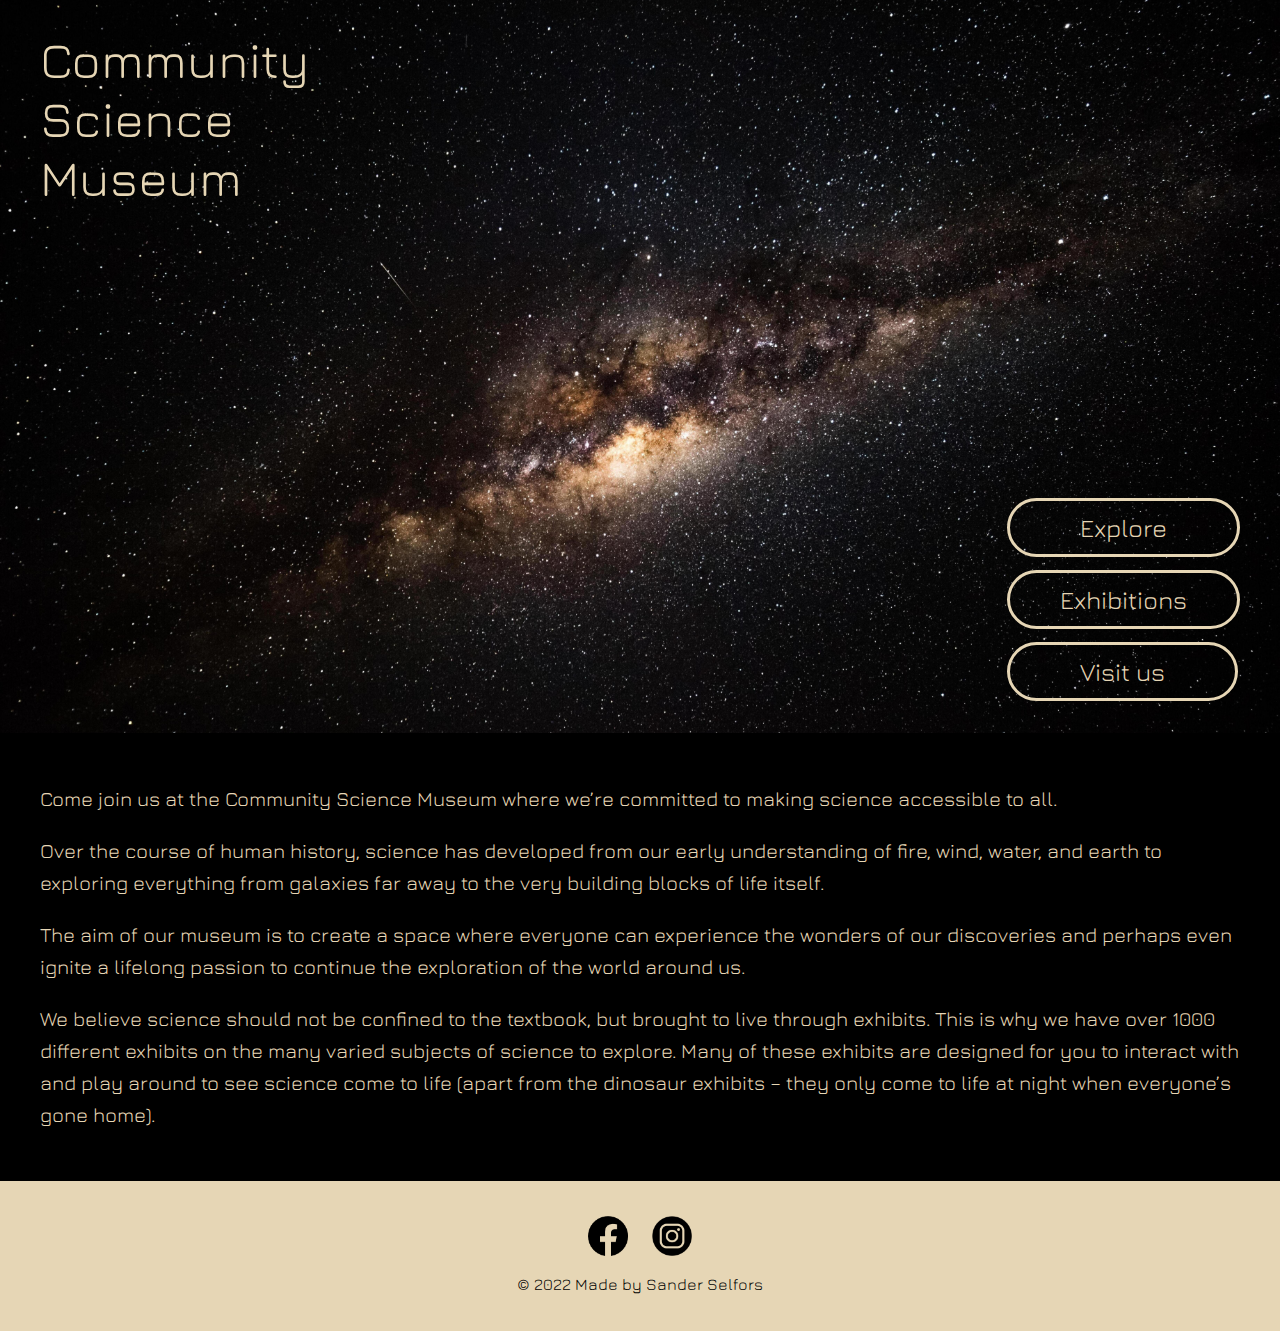
<file: index.html>
<!DOCTYPE html>
<html lang="en">
  <head>
    <meta charset="UTF-8" />
    <meta http-equiv="X-UA-Compatible" content="IE=edge" />
    <meta name="viewport" content="width=device-width, initial-scale=1.0" />
    <meta name="description" content="This is the homepage" />
    <title>Homepage</title>
    <link rel="stylesheet" href="./css/homepage.css" />
    <link rel="preconnect" href="https://fonts.googleapis.com" />
    <link rel="preconnect" href="https://fonts.gstatic.com" crossorigin />
    <link
      href="https://fonts.googleapis.com/css2?family=Jura:wght@300;400;500;600;700&display=swap"
      rel="stylesheet"
    />
  </head>
  <body>
    <header>
      <h1>Community Science Museum</h1>
      <nav>
        <ul>
          <li><a href="explore.html" class="explorebutton">Explore</a></li>
          <li>
            <a href="exhibitions.html" class="exhibitionbutton">Exhibitions</a>
          </li>
          <li><a href="visit.html" class="visitbutton">Visit us</a></li>
        </ul>
      </nav>
    </header>

    <main>
      <div class="abouttext">
        <p>
          Come join us at the Community Science Museum where we’re committed to
          making science accessible to all.
        </p>
        <p>
          Over the course of human history, science has developed from our early
          understanding of fire, wind, water, and earth to exploring everything
          from galaxies far away to the very building blocks of life itself.
        </p>
        <p>
          The aim of our museum is to create a space where everyone can
          experience the wonders of our discoveries and perhaps even ignite a
          lifelong passion to continue the exploration of the world around us.
        </p>
        <p>
          We believe science should not be confined to the textbook, but brought
          to live through exhibits. This is why we have over 1000 different
          exhibits on the many varied subjects of science to explore. Many of
          these exhibits are designed for you to interact with and play around
          to see science come to life (apart from the dinosaur exhibits – they
          only come to life at night when everyone’s gone home).
        </p>
      </div>
    </main>

    <footer>
      <div class="socialicons">
        <div class="facebookicon">
          <img
            src="/images/facebook-pngrepo-com.png"
            class="facebook"
            alt="facebook"
          />
        </div>

        <div class="instagramicon">
          <img
            src="/images/instagram-social-media-pngrepo-com.png"
            class="instagram"
            alt="instagram"
          />
        </div>
      </div>

      <div class="copyright">
        <p>© 2022 Made by Sander Selfors</p>
      </div>
    </footer>
  </body>
</html>
</file>
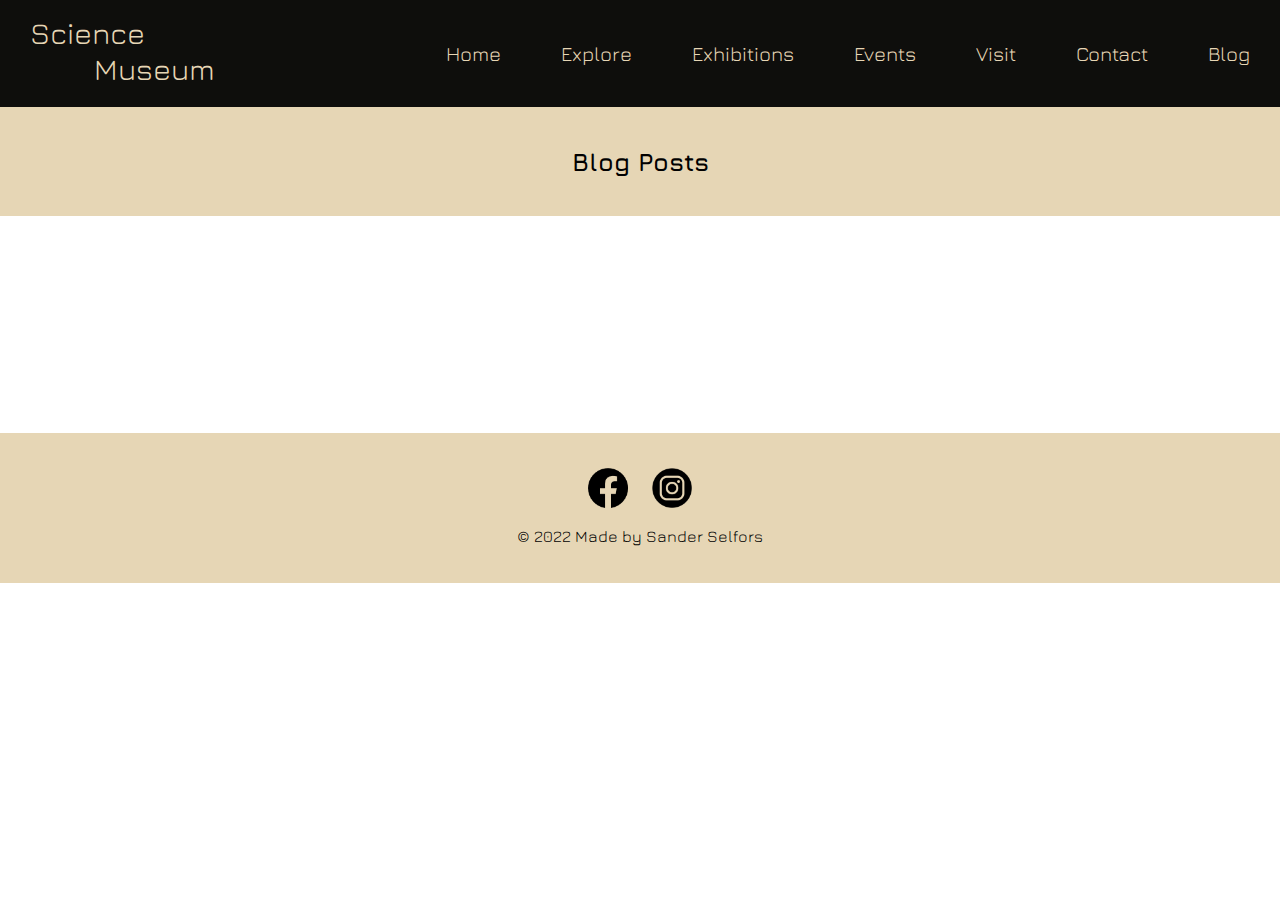
<file: blog.html>
<!DOCTYPE html>
<html lang="en">
  <head>
    <meta charset="UTF-8" />
    <meta http-equiv="X-UA-Compatible" content="IE=edge" />
    <meta name="viewport" content="width=device-width, initial-scale=1.0" />
    <meta name="description" content="This is the blog" />
    <title>My Blog Posts</title>
    <link rel="stylesheet" href="./css/blog.css" />
    <link rel="preconnect" href="https://fonts.googleapis.com" />
    <link rel="preconnect" href="https://fonts.gstatic.com" crossorigin />
    <link
      href="https://fonts.googleapis.com/css2?family=Jura:wght@300;400;500;600;700&display=swap"
      rel="stylesheet"
    />
  </head>

  <body>
    <header>
      <nav class="navbar">
        <div class="navheader">
          <a href="index.html" class="nav-header1">Science</a>
          <a href="index.html" class="nav-header2">Museum</a>
        </div>

        <ul class="nav-menu">
          <li class="nav-item">
            <a href="index.html" class="homebutton">Home</a>
          </li>
          <li class="nav-item">
            <a href="explore.html" class="explorebutton">Explore</a>
          </li>
          <li class="nav-item">
            <a href="exhibitions.html" class="exhibitionbutton">Exhibitions</a>
          </li>
          <li class="nav-item">
            <a href="events.html" class="eventsbutton">Events</a>
          </li>
          <li class="nav-item">
            <a href="visit.html" class="visitbutton">Visit</a>
          </li>
          <li class="nav-item">
            <a href="contact.html" class="contactbutton">Contact</a>
          </li>
          <li class="nav-item">
            <a href="blog.html" class="blogbutton">Blog</a>
          </li>
        </ul>
        <div class="hamburger">
          <span class="bar"></span>
          <span class="bar"></span>
          <span class="bar"></span>
        </div>
      </nav>
    </header>
    <main>
      <h1>Blog Posts</h1>
      <div id="posts"></div>
    </main>
    <footer>
      <div class="socialicons">
        <div class="facebookicon">
          <img
            src="/images/facebook-pngrepo-com.png"
            class="facebook"
            alt="facebook"
          />
        </div>

        <div class="instagramicon">
          <img
            src="/images/instagram-social-media-pngrepo-com.png"
            class="instagram"
            alt="instagram"
          />
        </div>
      </div>

      <div class="copyright">
        <p>© 2022 Made by Sander Selfors</p>
      </div>
    </footer>
    <script src="/JS/script.js"></script>
    <script src="./JS/blog.js"></script>
  </body>
</html>
</file>
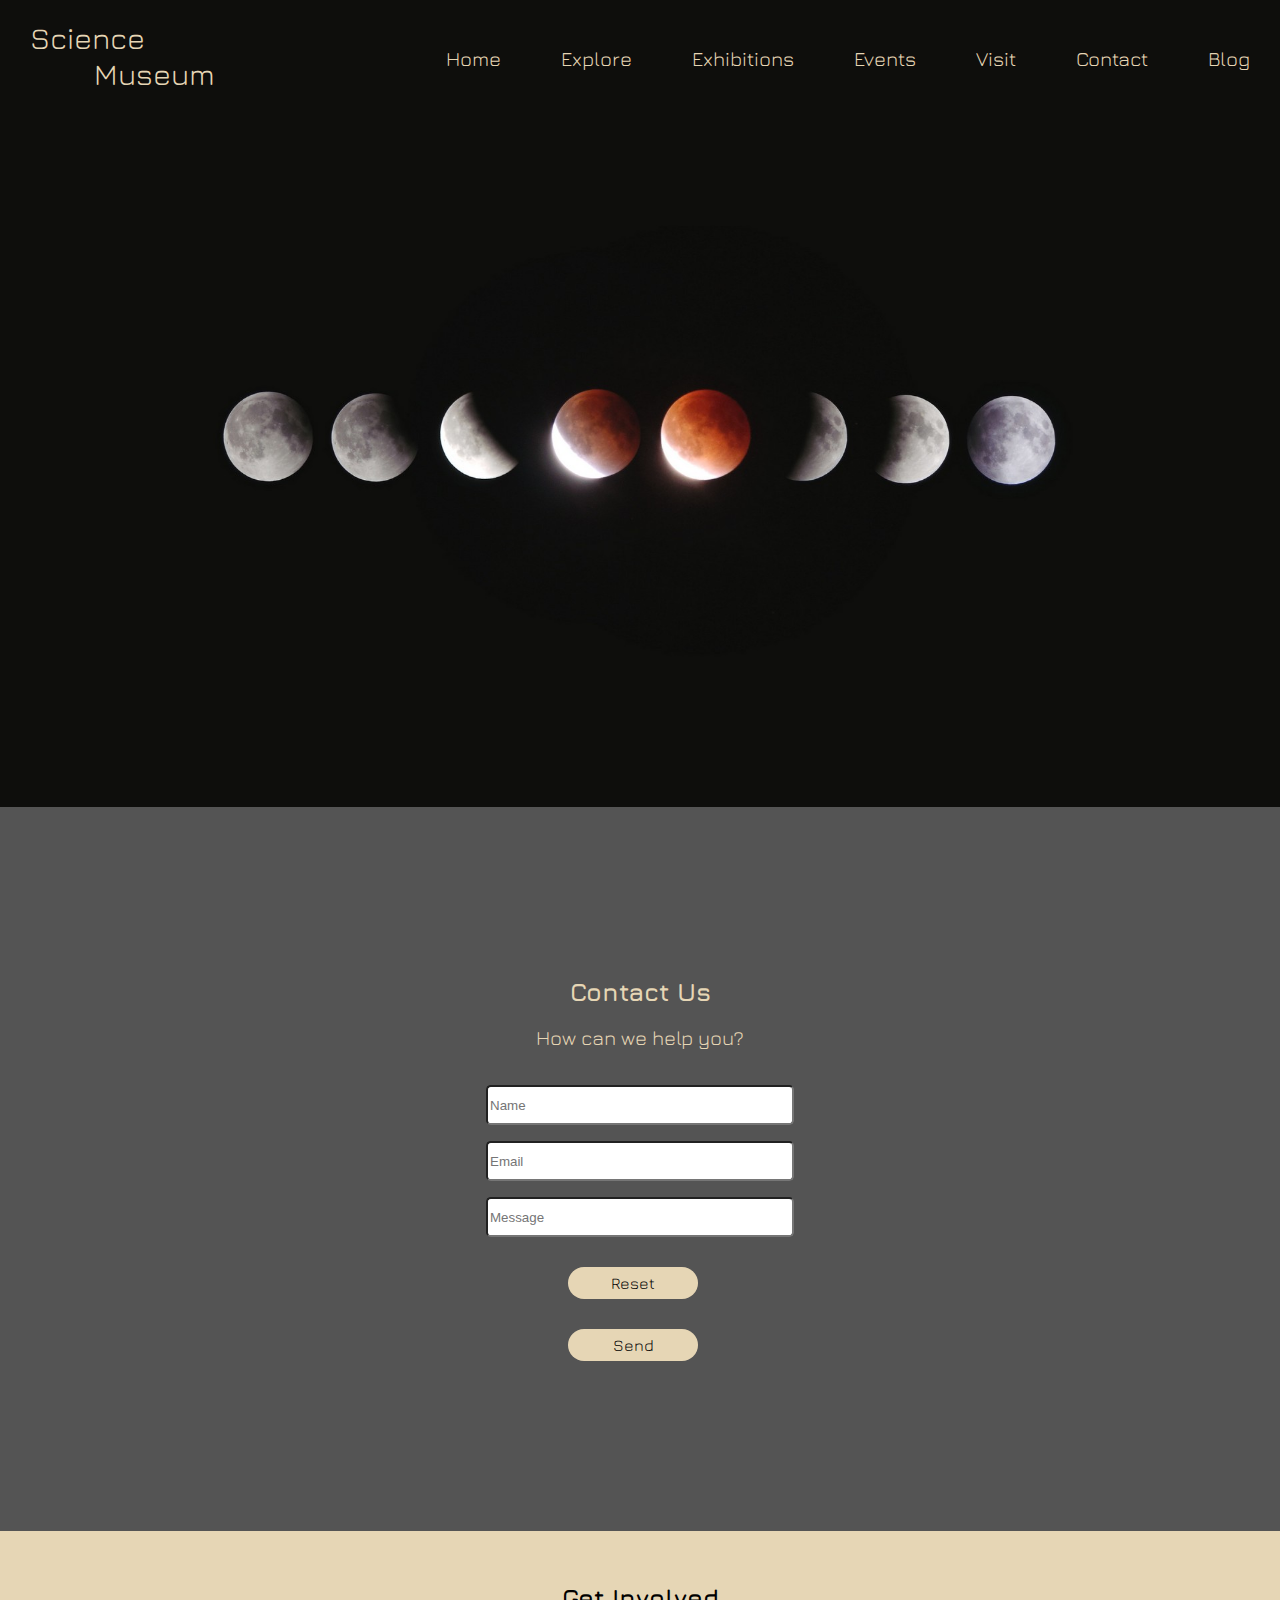
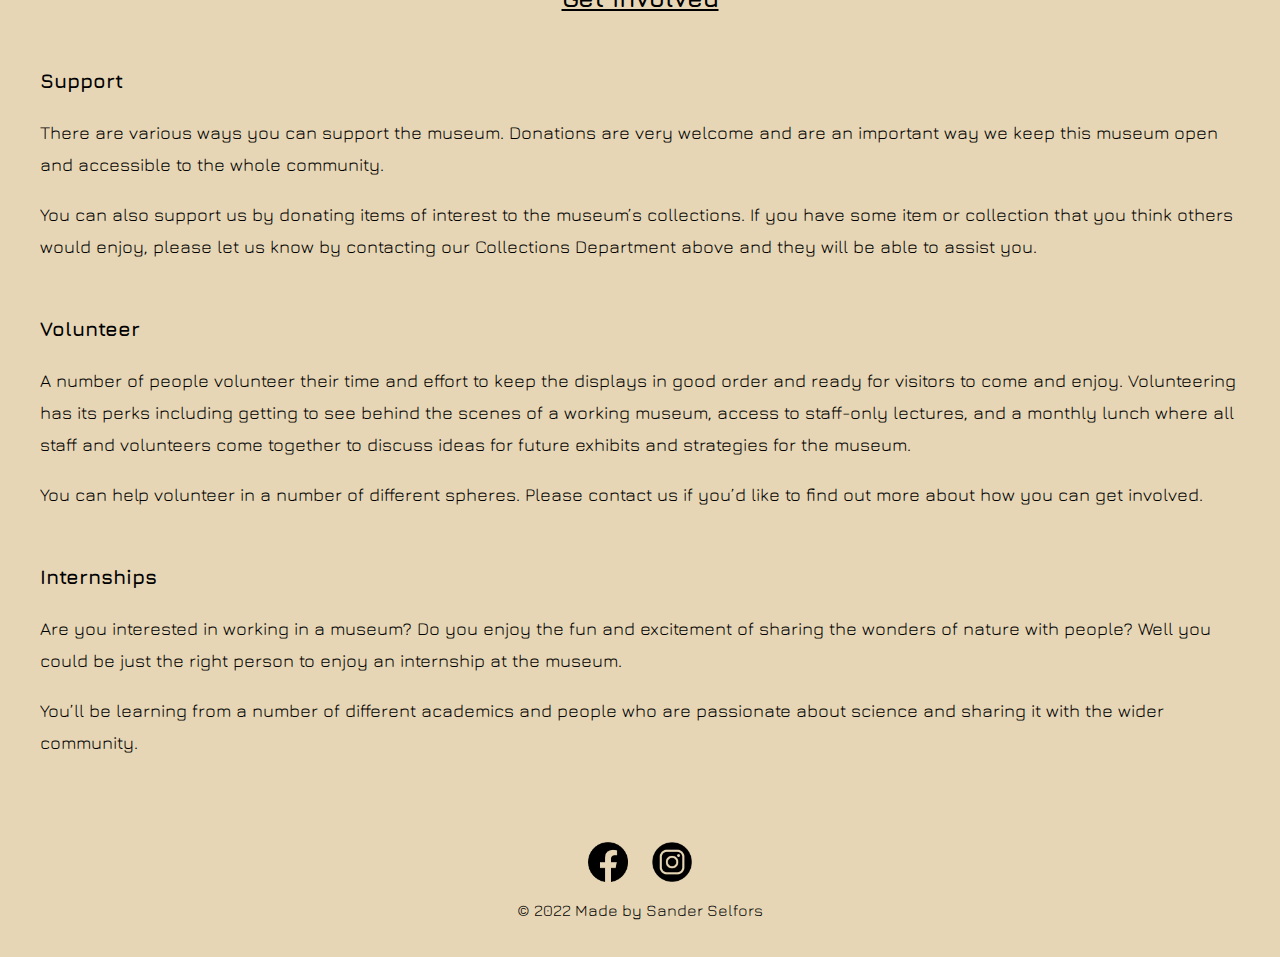
<file: contact.html>
<!DOCTYPE html>
<html lang="en">
  <head>
    <meta charset="UTF-8" />
    <meta http-equiv="X-UA-Compatible" content="IE=edge" />
    <meta name="viewport" content="width=device-width, initial-scale=1.0" />
    <meta name="description" content="This is the contactpage" />
    <title>Homepage</title>
    <link rel="stylesheet" href="./css/contact.css" />
    <link rel="stylesheet" href="./css/form.css" />
    <script type="module" defer src="/JS/contact.js"></script>
    <link rel="preconnect" href="https://fonts.googleapis.com" />
    <link rel="preconnect" href="https://fonts.gstatic.com" crossorigin />
    <link
      href="https://fonts.googleapis.com/css2?family=Jura:wght@300;400;500;600;700&display=swap"
      rel="stylesheet"
    />
  </head>
  <body>
    <header>
      <nav class="navbar">
        <div class="navheader">
          <a href="index.html" class="nav-header1">Science</a>
          <a href="index.html" class="nav-header2">Museum</a>
        </div>

        <ul class="nav-menu">
          <li class="nav-item">
            <a href="index.html" class="homebutton">Home</a>
          </li>
          <li class="nav-item">
            <a href="explore.html" class="explorebutton">Explore</a>
          </li>
          <li class="nav-item">
            <a href="exhibitions.html" class="exhibitionbutton">Exhibitions</a>
          </li>
          <li class="nav-item">
            <a href="events.html" class="eventsbutton">Events</a>
          </li>
          <li class="nav-item">
            <a href="visit.html" class="visitbutton">Visit</a>
          </li>
          <li class="nav-item">
            <a href="contact.html" class="contactbutton">Contact</a>
          </li>
          <li class="nav-item">
            <a href="blog.html" class="blogbutton">Blog</a>
          </li>
        </ul>
        <div class="hamburger">
          <span class="bar"></span>
          <span class="bar"></span>
          <span class="bar"></span>
        </div>
      </nav>
    </header>

    <main>
      <div class="headerpiccontainer">
        <img src="/images/celso-405219.jpg" alt="headerpic" class="headerpic" />
      </div>
      <section class="contactsection">
        <div class="contacttext">
          <h1>Contact Us</h1>
          <p>How can we help you?</p>
        </div>
        <section role="form-section">
          <p id="message" class="errormessage"></p>

          <form class="contactform" id="form" autocomplete="on">
            <div class="formcontainer">
              <label for="name">Name</label>
              <input type="text" id="name" placeholder="Name" required />
              <p class="formvalidation" data-id="validationmessage"></p>
            </div>

            <div class="contactform">
              <label for="email">Email</label>
              <input type="email" id="email" placeholder="Email" required />
              <p class="formvalidation" data-id="validationmessage"></p>
            </div>

            <div class="contactform">
              <label for="subject">Subject</label>
              <input
                type="subject"
                id="subject"
                placeholder="Message"
                required
              />
              <p class="formvalidation" data-id="validationmessage"></p>
            </div>

            <button type="reset" class="resetbutton">Reset</button>
            <button type="submit" class="submitbutton">Send</button>
          </form>
        </section>
      </section>

      <section class="getinvolvedsection">
        <div class="getinvolvedtext">
          <h2>Get Involved</h2>
          <h3>Support</h3>
          <p>
            There are various ways you can support the museum. Donations are
            very welcome and are an important way we keep this museum open and
            accessible to the whole community.
          </p>
          <p>
            You can also support us by donating items of interest to the
            museum’s collections. If you have some item or collection that you
            think others would enjoy, please let us know by contacting our
            Collections Department above and they will be able to assist you.
          </p>
          <h3>Volunteer</h3>
          <p>
            A number of people volunteer their time and effort to keep the
            displays in good order and ready for visitors to come and enjoy.
            Volunteering has its perks including getting to see behind the
            scenes of a working museum, access to staff-only lectures, and a
            monthly lunch where all staff and volunteers come together to
            discuss ideas for future exhibits and strategies for the museum.
          </p>
          <p>
            You can help volunteer in a number of different spheres. Please
            contact us if you’d like to find out more about how you can get
            involved.
          </p>
          <h3>Internships</h3>
          <p>
            Are you interested in working in a museum? Do you enjoy the fun and
            excitement of sharing the wonders of nature with people? Well you
            could be just the right person to enjoy an internship at the museum.
          </p>
          <p>
            You’ll be learning from a number of different academics and people
            who are passionate about science and sharing it with the wider
            community.
          </p>
        </div>
      </section>
    </main>
    <footer>
      <div class="socialicons">
        <div class="facebookicon">
          <img
            src="/images/facebook-pngrepo-com.png"
            class="facebook"
            alt="facebook"
          />
        </div>

        <div class="instagramicon">
          <img
            src="/images/instagram-social-media-pngrepo-com.png"
            class="instagram"
            alt="instagram"
          />
        </div>
      </div>

      <div class="copyright">
        <p>© 2022 Made by Sander Selfors</p>
      </div>
    </footer>
    <script src="/JS/script.js"></script>
  </body>
</html>
</file>
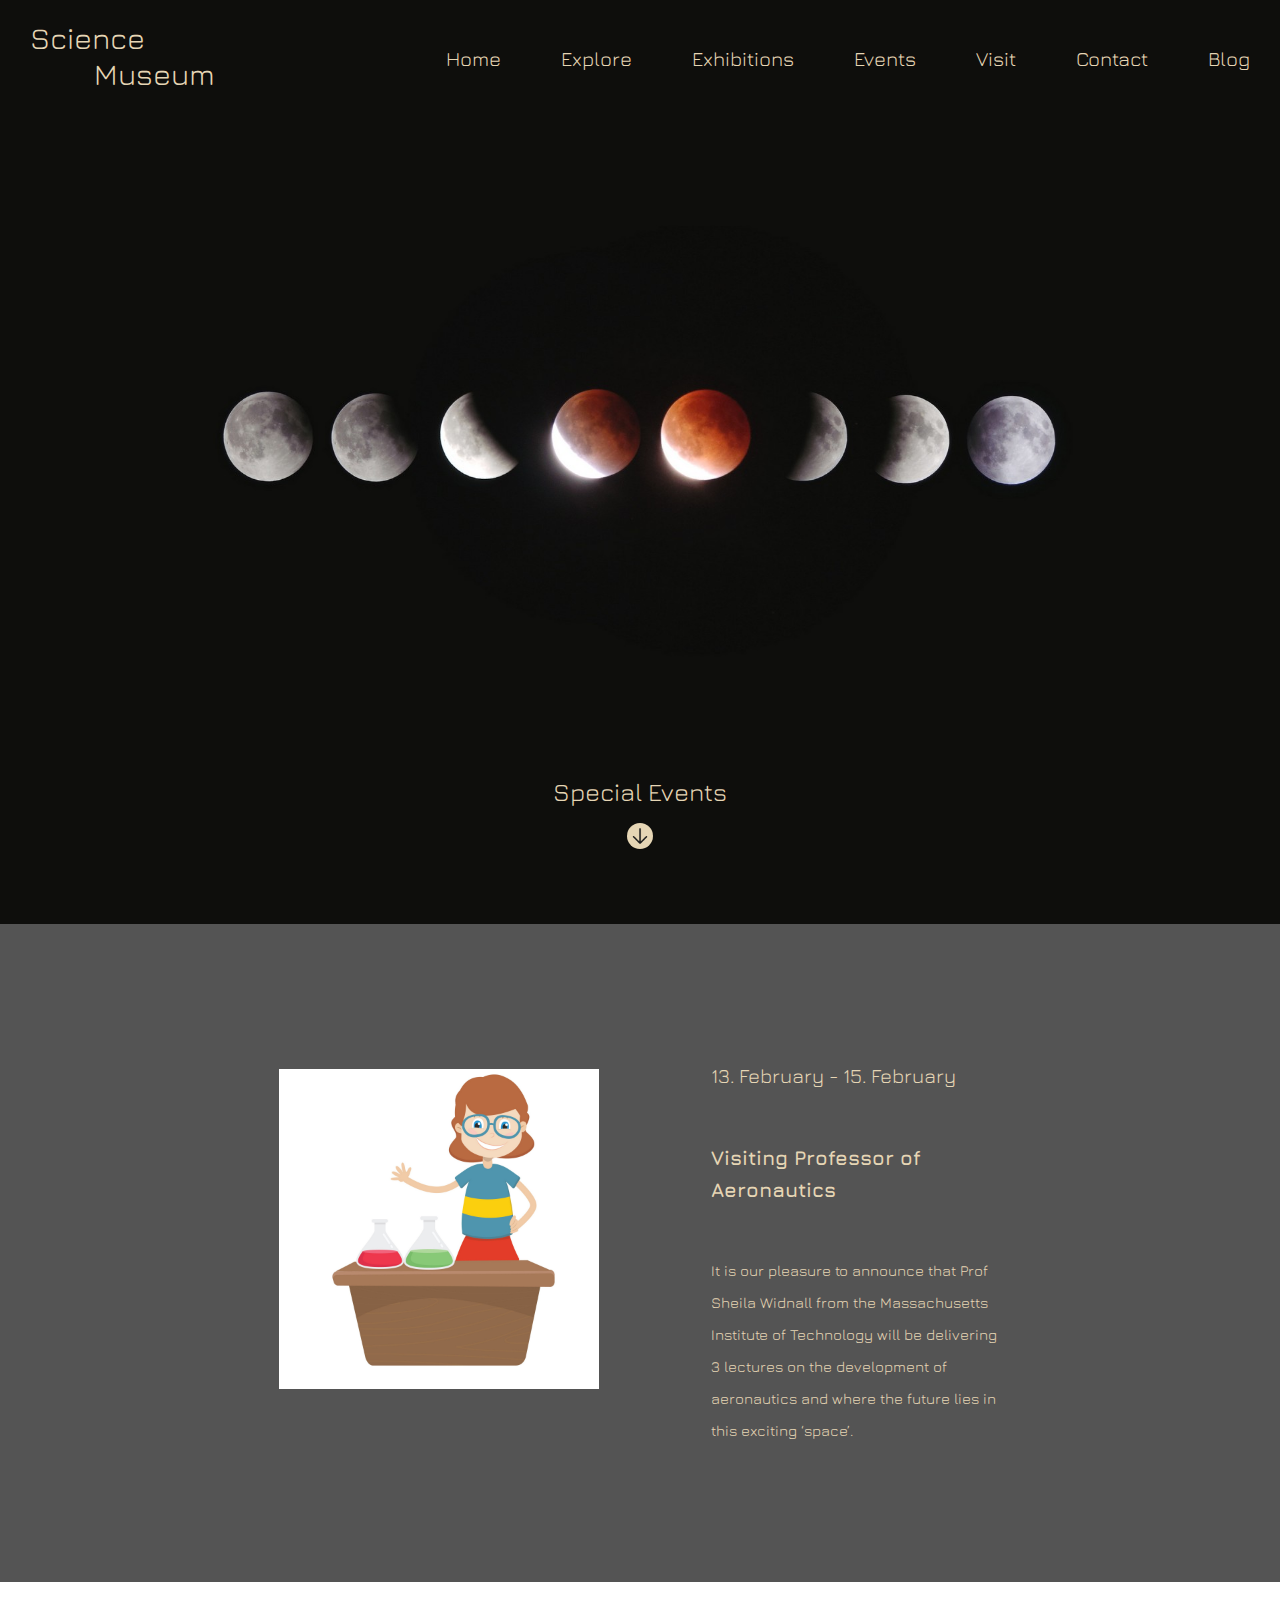
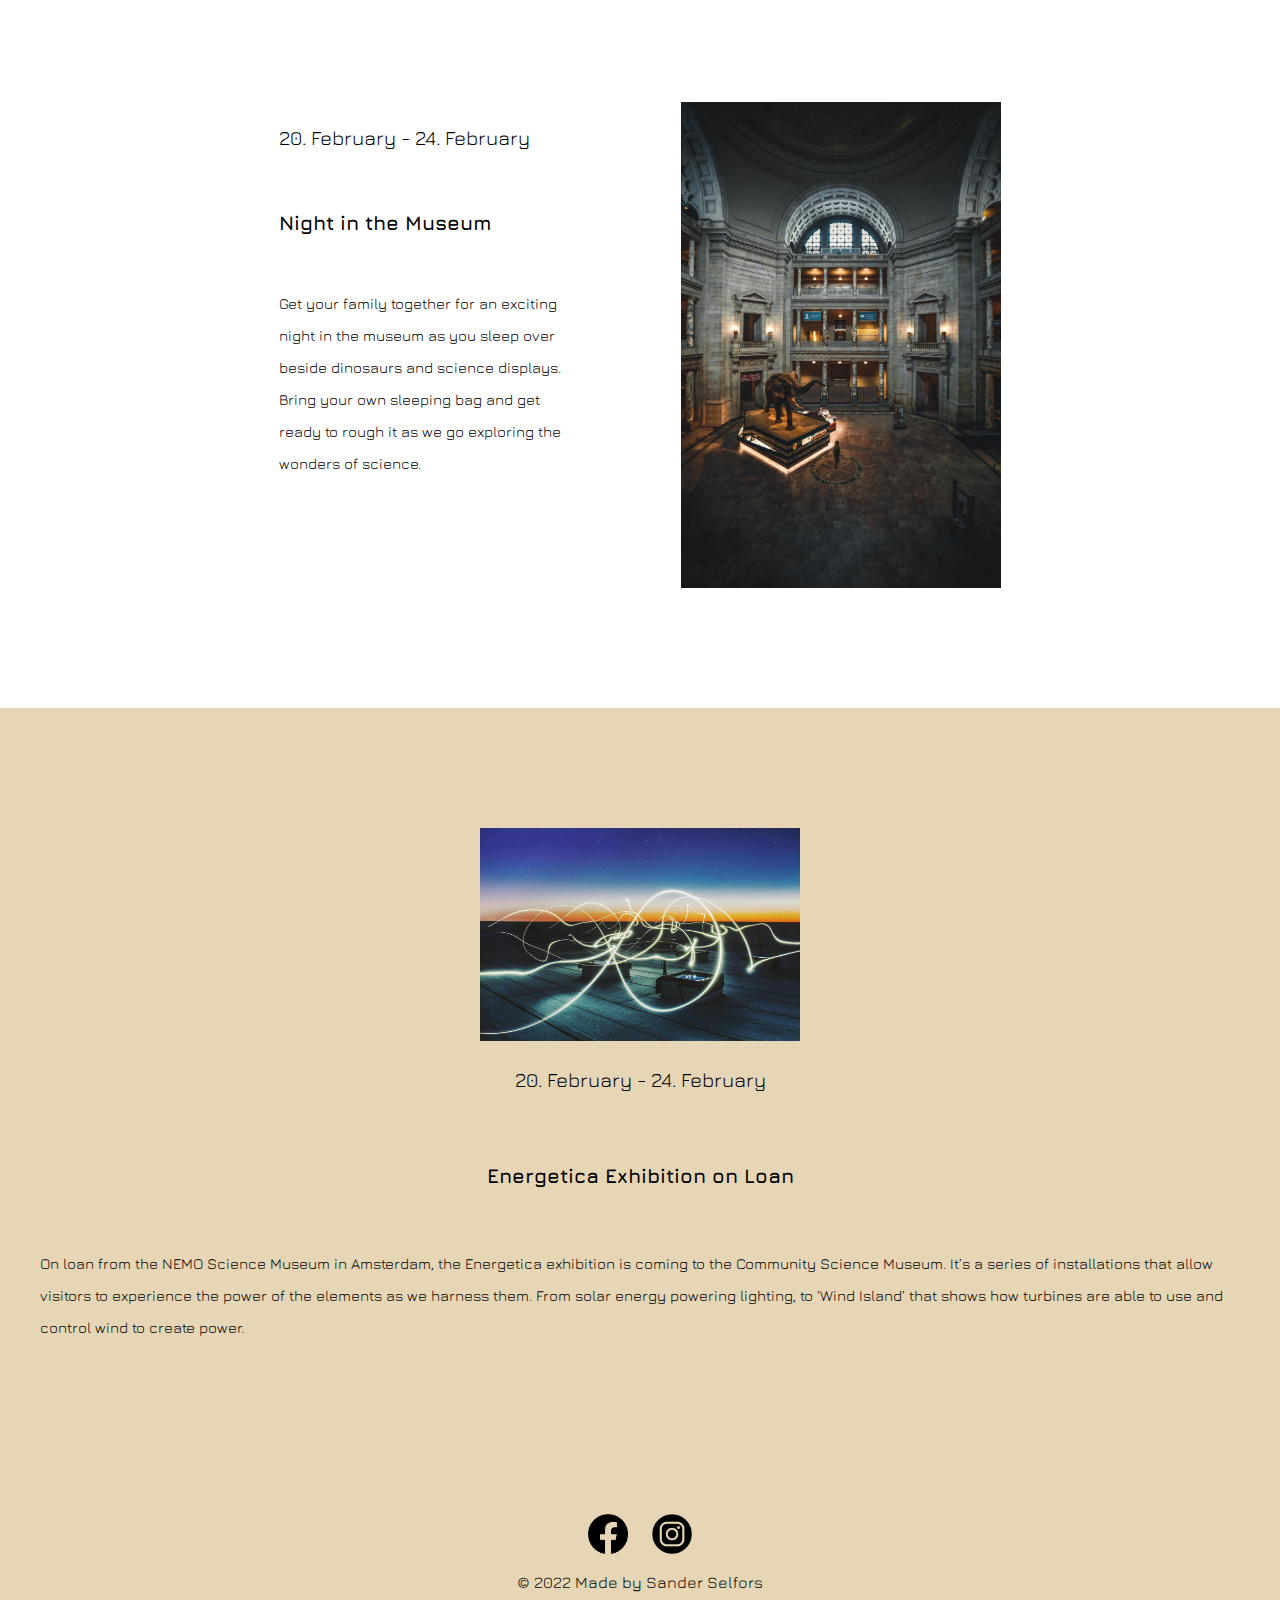
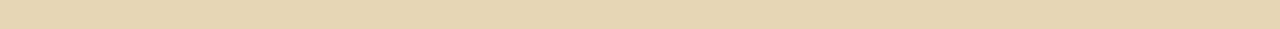
<file: events.html>
<!DOCTYPE html>
<html lang="en">
  <head>
    <meta charset="UTF-8" />
    <meta http-equiv="X-UA-Compatible" content="IE=edge" />
    <meta name="viewport" content="width=device-width, initial-scale=1.0" />
    <meta name="description" content="This is the eventpage" />
    <title>Homepage</title>
    <link rel="stylesheet" href="./css/events.css" />
    <link rel="preconnect" href="https://fonts.googleapis.com" />
    <link rel="preconnect" href="https://fonts.gstatic.com" crossorigin />
    <link
      href="https://fonts.googleapis.com/css2?family=Jura:wght@300;400;500;600;700&display=swap"
      rel="stylesheet"
    />
  </head>
  <body>
    <header>
      <nav class="navbar">
        <div class="navheader">
          <a href="index.html" class="nav-header1">Science</a>
          <a href="index.html" class="nav-header2">Museum</a>
        </div>

        <ul class="nav-menu">
          <li class="nav-item">
            <a href="index.html" class="homebutton">Home</a>
          </li>
          <li class="nav-item">
            <a href="explore.html" class="explorebutton">Explore</a>
          </li>
          <li class="nav-item">
            <a href="exhibitions.html" class="exhibitionbutton">Exhibitions</a>
          </li>
          <li class="nav-item">
            <a href="events.html" class="eventsbutton">Events</a>
          </li>
          <li class="nav-item">
            <a href="visit.html" class="visitbutton">Visit</a>
          </li>
          <li class="nav-item">
            <a href="contact.html" class="contactbutton">Contact</a>
          </li>
          <li class="nav-item">
            <a href="blog.html" class="blogbutton">Blog</a>
          </li>
        </ul>
        <div class="hamburger">
          <span class="bar"></span>
          <span class="bar"></span>
          <span class="bar"></span>
        </div>
      </nav>
    </header>

    <main>
      <div class="headerpiccontainer">
        <img src="/images/celso-405219.jpg" alt="headerpic" class="headerpic" />
      </div>
      <section class="specialevents">
        <h1>Special Events</h1>
        <img
          src="/images/arrow-down-pngrepo-com (1).png"
          alt="arrowdown"
          class="arrowdown"
        />
      </section>
      <section class="aeronauiticssection">
        <div class="picsection1">
          <img
            src="/images/teacher-2816112.jpg"
            alt="professorpic"
            class="pic1"
          />
        </div>

        <div class="aeronauticstext">
          <h2>13. February - 15. February</h2>
          <h5>Visiting Professor of Aeronautics</h5>
          <p>
            It is our pleasure to announce that Prof Sheila Widnall from the
            Massachusetts Institute of Technology will be delivering 3 lectures
            on the development of aeronautics and where the future lies in this
            exciting ‘space’.
          </p>
        </div>
      </section>

      <section class="nightsection">
        <div class="nighttext">
          <h3>20. February - 24. February</h3>
          <h5>Night in the Museum</h5>
          <p>
            Get your family together for an exciting night in the museum as you
            sleep over beside dinosaurs and science displays. Bring your own
            sleeping bag and get ready to rough it as we go exploring the
            wonders of science.
          </p>
        </div>

        <div class="picsection2">
          <img
            src="/images/roberto-nickson-396152.jpg"
            alt="museumpic"
            class="pic2"
          />
        </div>
      </section>

      <section class="energeticasection">
        <div class="picsection3">
          <img
            src="/images/federico-beccari-ahi73ZN5P0Y-uns.jpg"
            alt="energypic"
            class="pic3"
          />
        </div>

        <h4>20. February - 24. February</h4>
        <h6>Energetica Exhibition on Loan</h6>
        <section class="energeticatextsection">
          <div class="energeticatext">
            <p>
              On loan from the NEMO Science Museum in Amsterdam, the Energetica
              exhibition is coming to the Community Science Museum. It’s a
              series of installations that allow visitors to experience the
              power of the elements as we harness them. From solar energy
              powering lighting, to ‘Wind Island’ that shows how turbines are
              able to use and control wind to create power.
            </p>
          </div>
        </section>
      </section>
    </main>

    <footer>
      <div class="socialicons">
        <div class="facebookicon">
          <img
            src="/images/facebook-pngrepo-com.png"
            class="facebook"
            alt="facebook"
          />
        </div>

        <div class="instagramicon">
          <img
            src="/images/instagram-social-media-pngrepo-com.png"
            class="instagram"
            alt="instagram"
          />
        </div>
      </div>

      <div class="copyright">
        <p>© 2022 Made by Sander Selfors</p>
      </div>
    </footer>
    <script src="/JS/script.js"></script>
  </body>
</html>
</file>
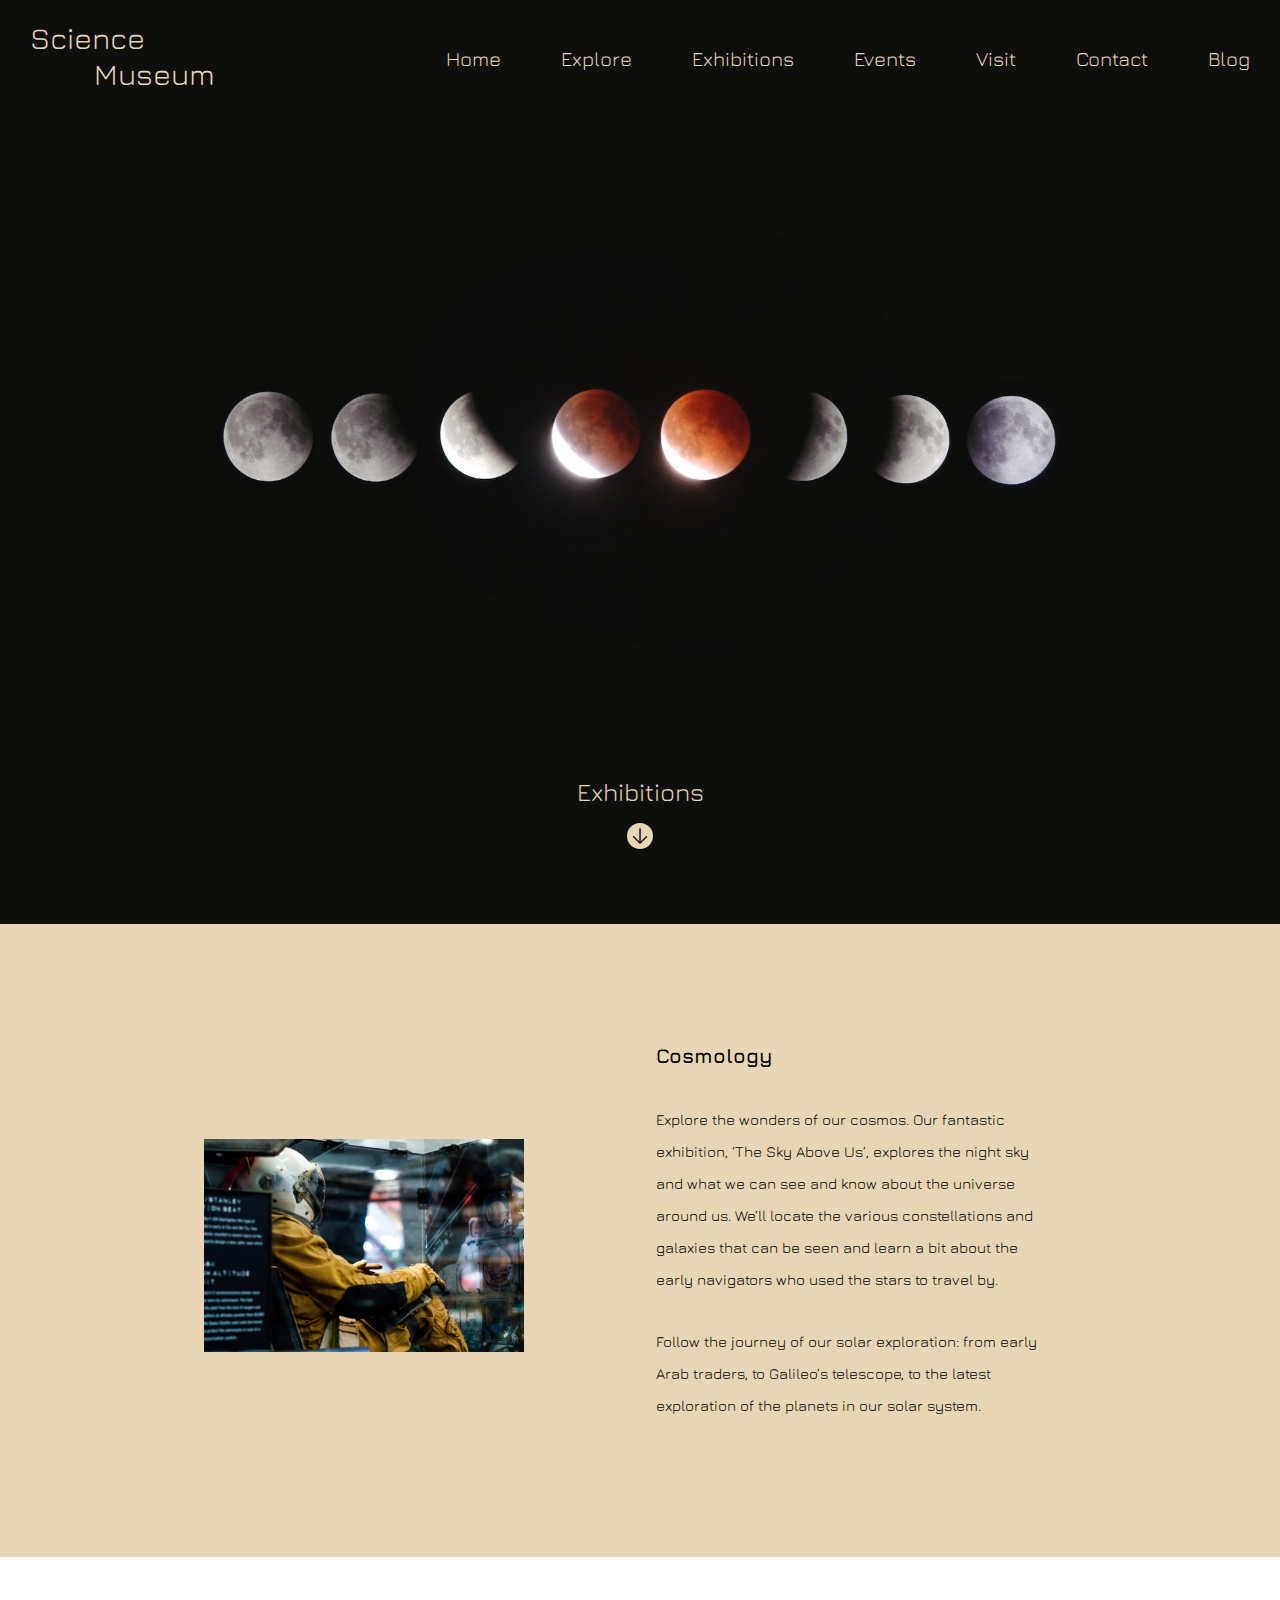
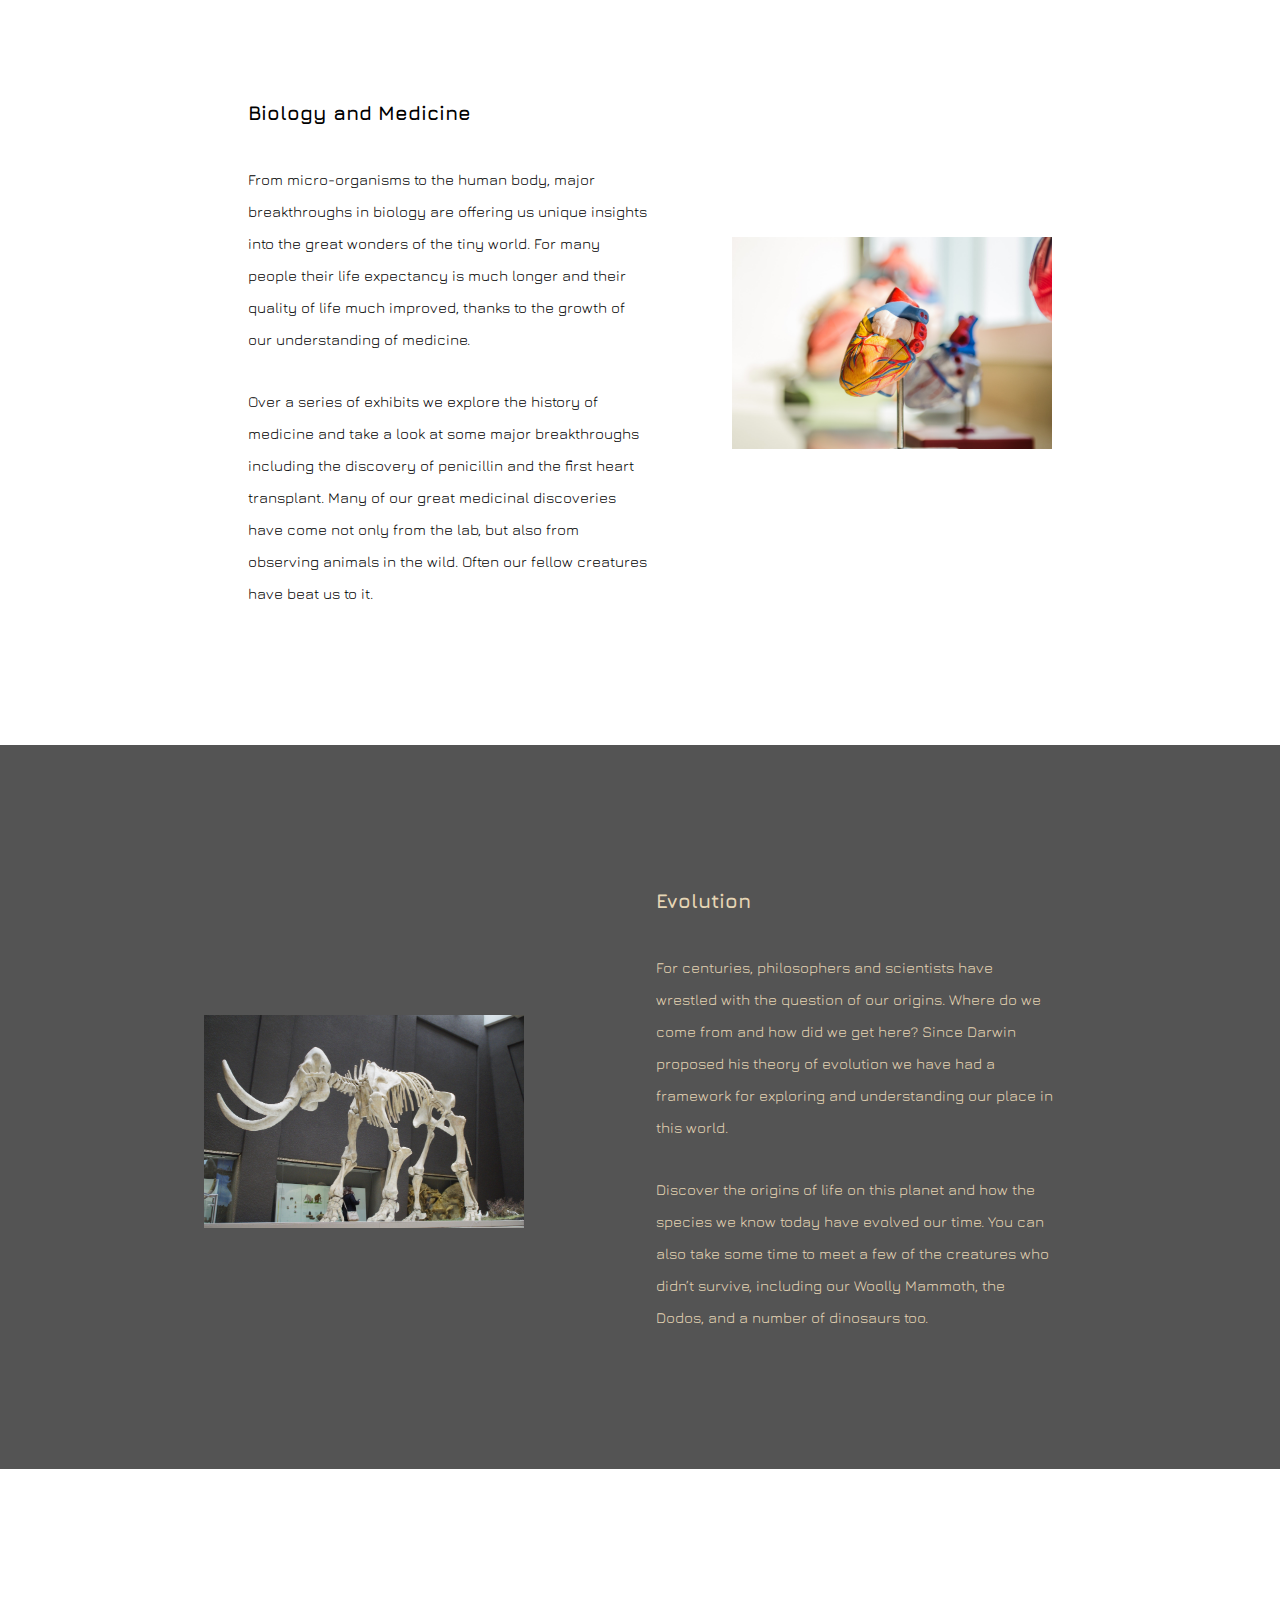
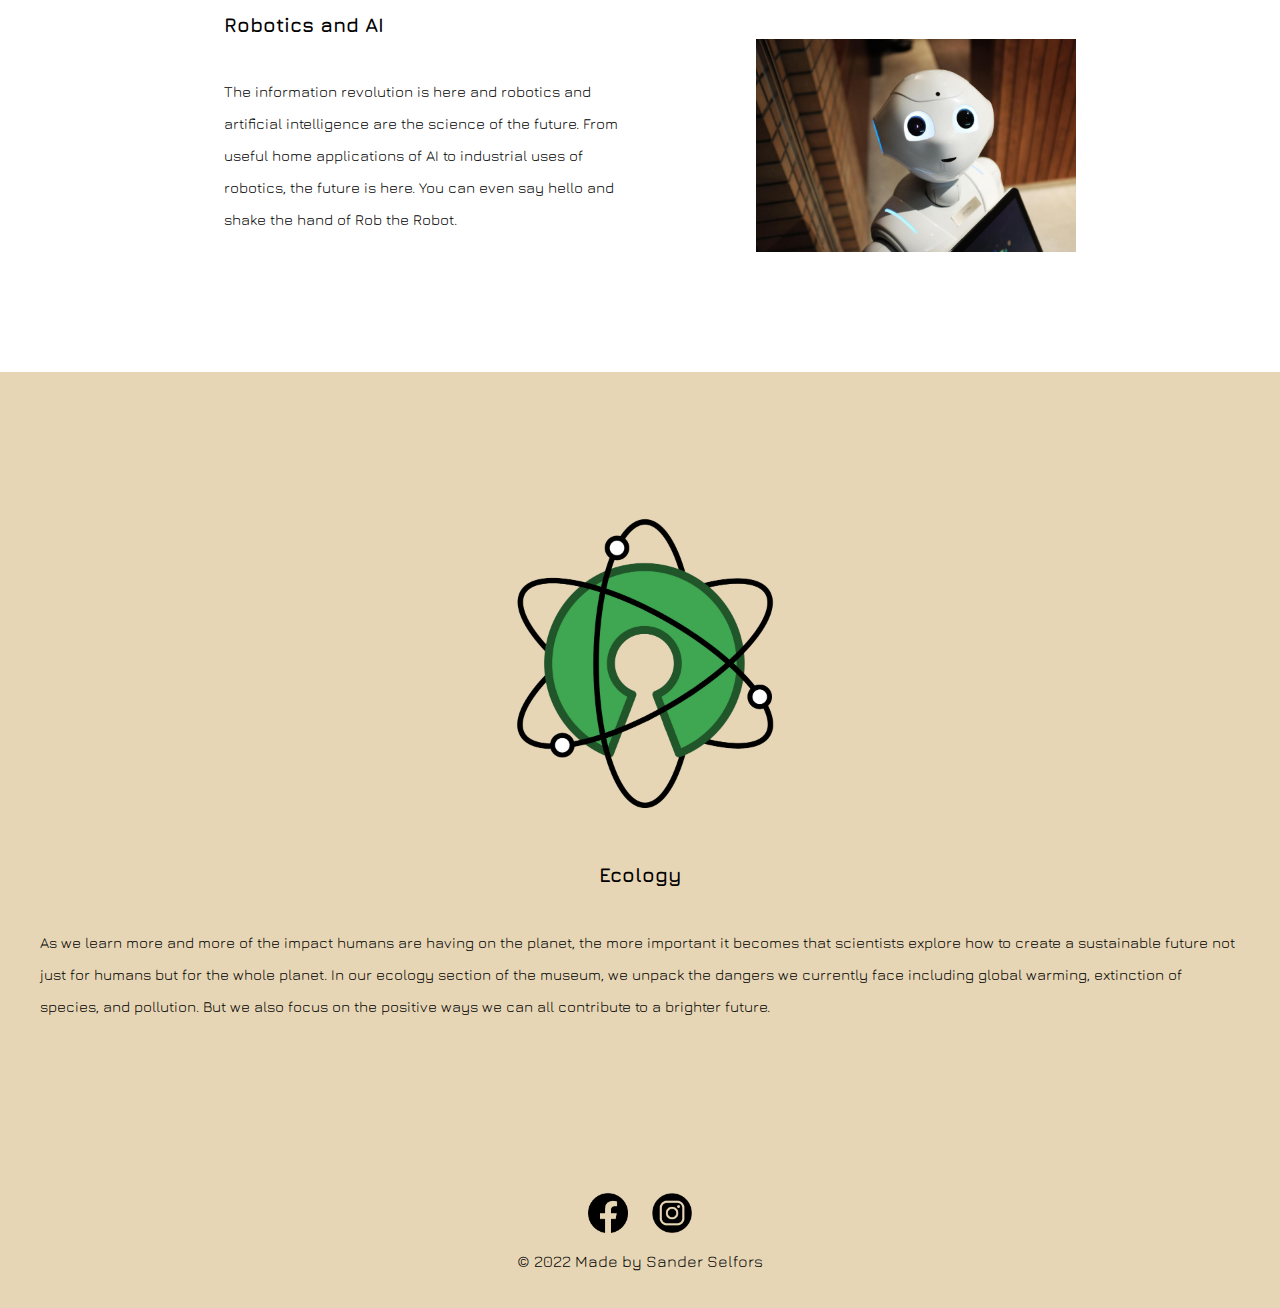
<file: exhibitions.html>
<!DOCTYPE html>
<html lang="en">
  <head>
    <meta charset="UTF-8" />
    <meta http-equiv="X-UA-Compatible" content="IE=edge" />
    <meta name="viewport" content="width=device-width, initial-scale=1.0" />
    <meta name="description" content="This is the exhibitionpage" />
    <title>Homepage</title>
    <link rel="stylesheet" href="./css/exhibitions.css" />
    <link rel="preconnect" href="https://fonts.googleapis.com" />
    <link rel="preconnect" href="https://fonts.gstatic.com" crossorigin />
    <link
      href="https://fonts.googleapis.com/css2?family=Jura:wght@300;400;500;600;700&display=swap"
      rel="stylesheet"
    />
  </head>
  <body>
    <header>
      <nav class="navbar">
        <div class="navheader">
          <a href="index.html" class="nav-header1">Science</a>
          <a href="index.html" class="nav-header2">Museum</a>
        </div>

        <ul class="nav-menu">
          <li class="nav-item">
            <a href="index.html" class="homebutton">Home</a>
          </li>
          <li class="nav-item">
            <a href="explore.html" class="explorebutton">Explore</a>
          </li>
          <li class="nav-item">
            <a href="exhibitions.html" class="exhibitionbutton">Exhibitions</a>
          </li>
          <li class="nav-item">
            <a href="events.html" class="eventsbutton">Events</a>
          </li>
          <li class="nav-item">
            <a href="visit.html" class="visitbutton">Visit</a>
          </li>
          <li class="nav-item">
            <a href="contact.html" class="contactbutton">Contact</a>
          </li>
          <li class="nav-item">
            <a href="blog.html" class="blogbutton">Blog</a>
          </li>
        </ul>
        <div class="hamburger">
          <span class="bar"></span>
          <span class="bar"></span>
          <span class="bar"></span>
        </div>
      </nav>
    </header>

    <main>
      <div class="headerpiccontainer">
        <img src="/images/celso-405219.jpg" alt="headerpic" class="headerpic" />
      </div>
      <section class="exhibitions">
        <h1>Exhibitions</h1>
        <img
          src="/images/arrow-down-pngrepo-com (1).png"
          alt="arrowdown"
          class="arrowdown"
        />
      </section>
      <section class="cosmologysection">
        <div class="picsection1">
          <img
            src="/images/andrew-ruiz-348421.jpg"
            alt="astronautpic"
            class="pic1"
          />
        </div>

        <div class="cosmologytext">
          <h2>Cosmology</h2>
          <p>
            Explore the wonders of our cosmos. Our fantastic exhibition, ‘The
            Sky Above Us’, explores the night sky and what we can see and know
            about the universe around us. We’ll locate the various
            constellations and galaxies that can be seen and learn a bit about
            the early navigators who used the stars to travel by.
          </p>
          <p>
            Follow the journey of our solar exploration: from early Arab
            traders, to Galileo’s telescope, to the latest exploration of the
            planets in our solar system.
          </p>
        </div>
      </section>

      <section class="biologysection">
        <div class="biologytext">
          <h3>Biology and Medicine</h3>
          <p>
            From micro-organisms to the human body, major breakthroughs in
            biology are offering us unique insights into the great wonders of
            the tiny world. For many people their life expectancy is much longer
            and their quality of life much improved, thanks to the growth of our
            understanding of medicine.
          </p>
          <p>
            Over a series of exhibits we explore the history of medicine and
            take a look at some major breakthroughs including the discovery of
            penicillin and the first heart transplant. Many of our great
            medicinal discoveries have come not only from the lab, but also from
            observing animals in the wild. Often our fellow creatures have beat
            us to it.
          </p>
        </div>

        <div class="picsection2">
          <img
            src="/images/heart-2607178_1920.jpg"
            alt="heartpic"
            class="pic2"
          />
        </div>
      </section>

      <section class="evolutionsection">
        <div class="picsection3">
          <img
            src="/images/mammoth-1257288_1920.jpg"
            alt="mammothpic"
            class="pic3"
          />
        </div>

        <div class="evolutiontext">
          <h3>Evolution</h3>
          <p>
            For centuries, philosophers and scientists have wrestled with the
            question of our origins. Where do we come from and how did we get
            here? Since Darwin proposed his theory of evolution we have had a
            framework for exploring and understanding our place in this world.
          </p>
          <p>
            Discover the origins of life on this planet and how the species we
            know today have evolved our time. You can also take some time to
            meet a few of the creatures who didn’t survive, including our Woolly
            Mammoth, the Dodos, and a number of dinosaurs too.
          </p>
        </div>
      </section>

      <section class="aisection">
        <div class="aitext">
          <h3>Robotics and AI</h3>
          <p>
            The information revolution is here and robotics and artificial
            intelligence are the science of the future. From useful home
            applications of AI to industrial uses of robotics, the future is
            here. You can even say hello and shake the hand of Rob the Robot.
          </p>
        </div>

        <div class="picsection4">
          <img
            src="/images/alex-knight-2EJCSULRwC8-unsplash.jpg"
            alt="robotpic"
            class="pic4"
          />
        </div>
      </section>

      <section class="ecologysection">
        <div class="picsection5">
          <img
            src="/images/MicrosoftTeams-image.png"
            alt="ecologypic"
            class="pic5"
          />
        </div>

        <h4>Ecology</h4>
        <section class="ecologytextsection">
          <div class="ecologytext">
            <p>
              As we learn more and more of the impact humans are having on the
              planet, the more important it becomes that scientists explore how
              to create a sustainable future not just for humans but for the
              whole planet. In our ecology section of the museum, we unpack the
              dangers we currently face including global warming, extinction of
              species, and pollution. But we also focus on the positive ways we
              can all contribute to a brighter future.
            </p>
          </div>
        </section>
      </section>
    </main>

    <footer>
      <div class="socialicons">
        <div class="facebookicon">
          <img
            src="/images/facebook-pngrepo-com.png"
            class="facebook"
            alt="facebook"
          />
        </div>

        <div class="instagramicon">
          <img
            src="/images/instagram-social-media-pngrepo-com.png"
            class="instagram"
            alt="instagram"
          />
        </div>
      </div>

      <div class="copyright">
        <p>© 2022 Made by Sander Selfors</p>
      </div>
    </footer>
    <script src="/JS/script.js"></script>
  </body>
</html>
</file>
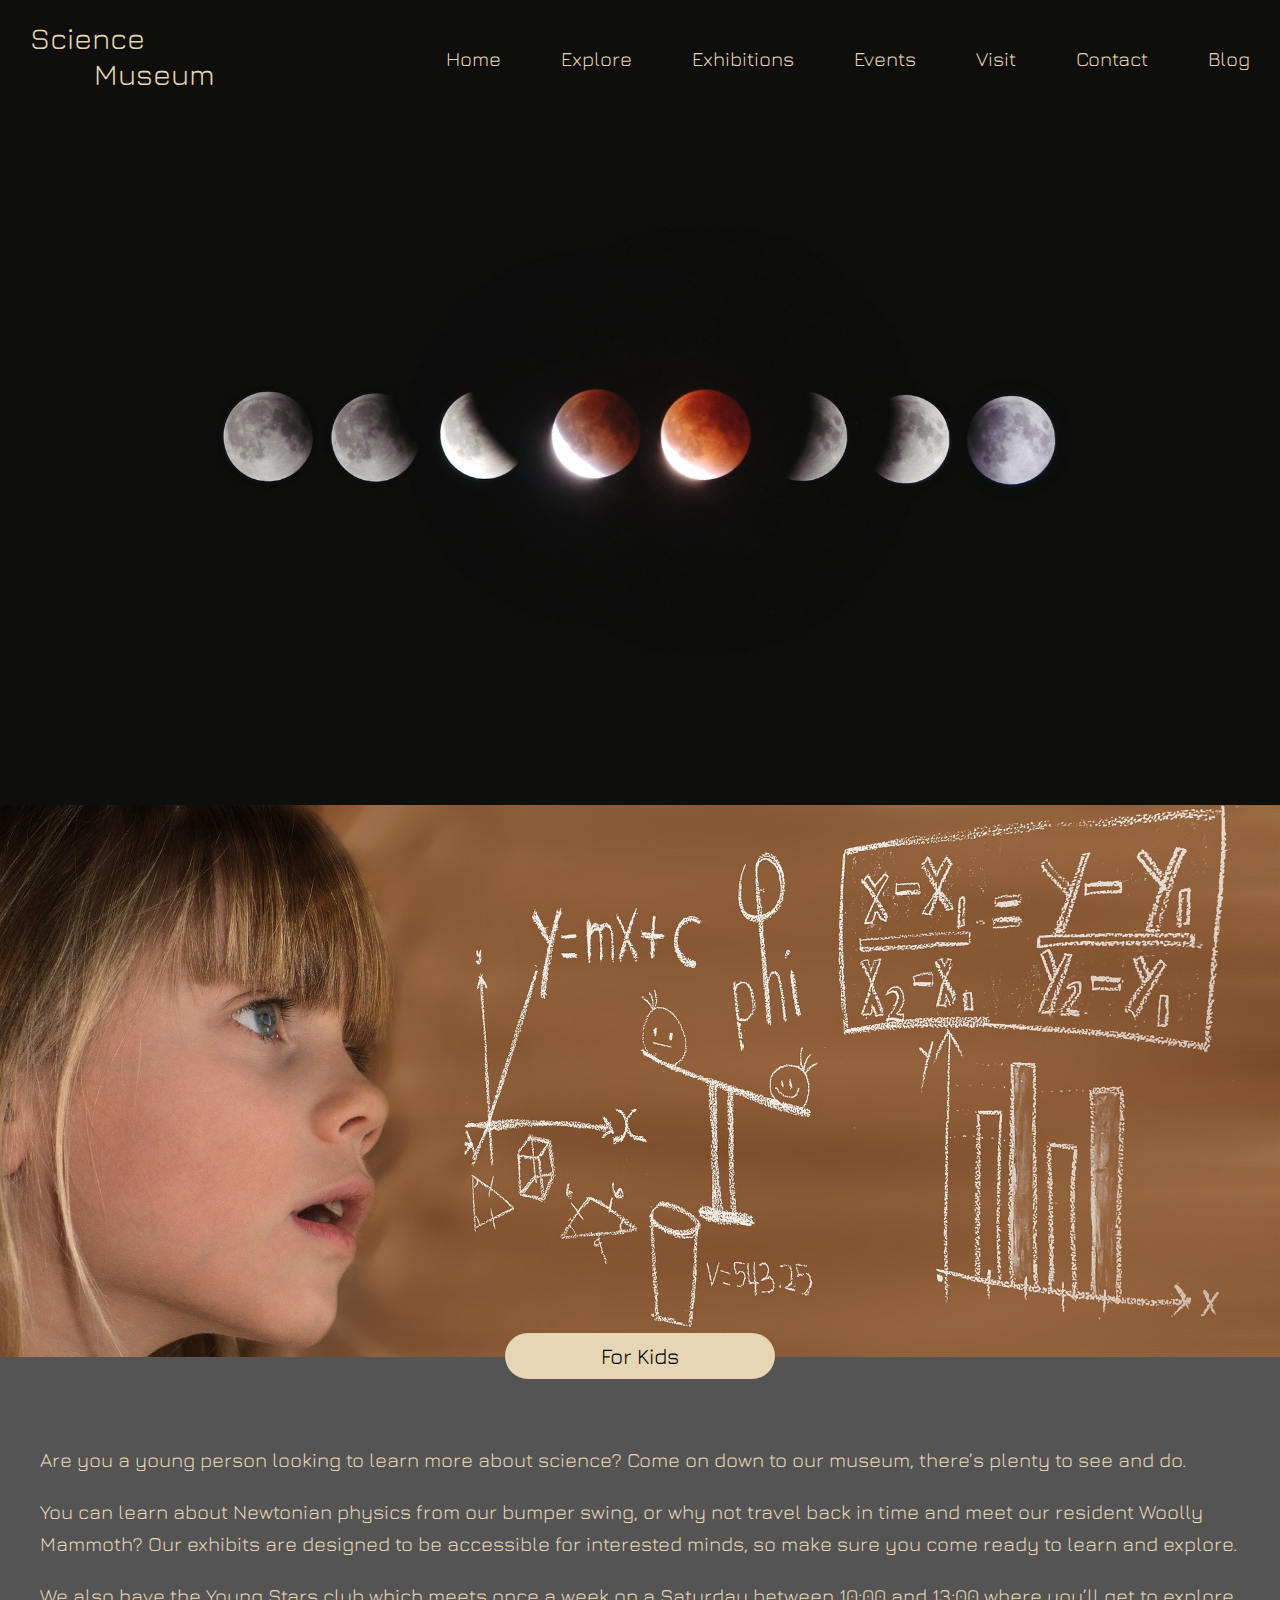
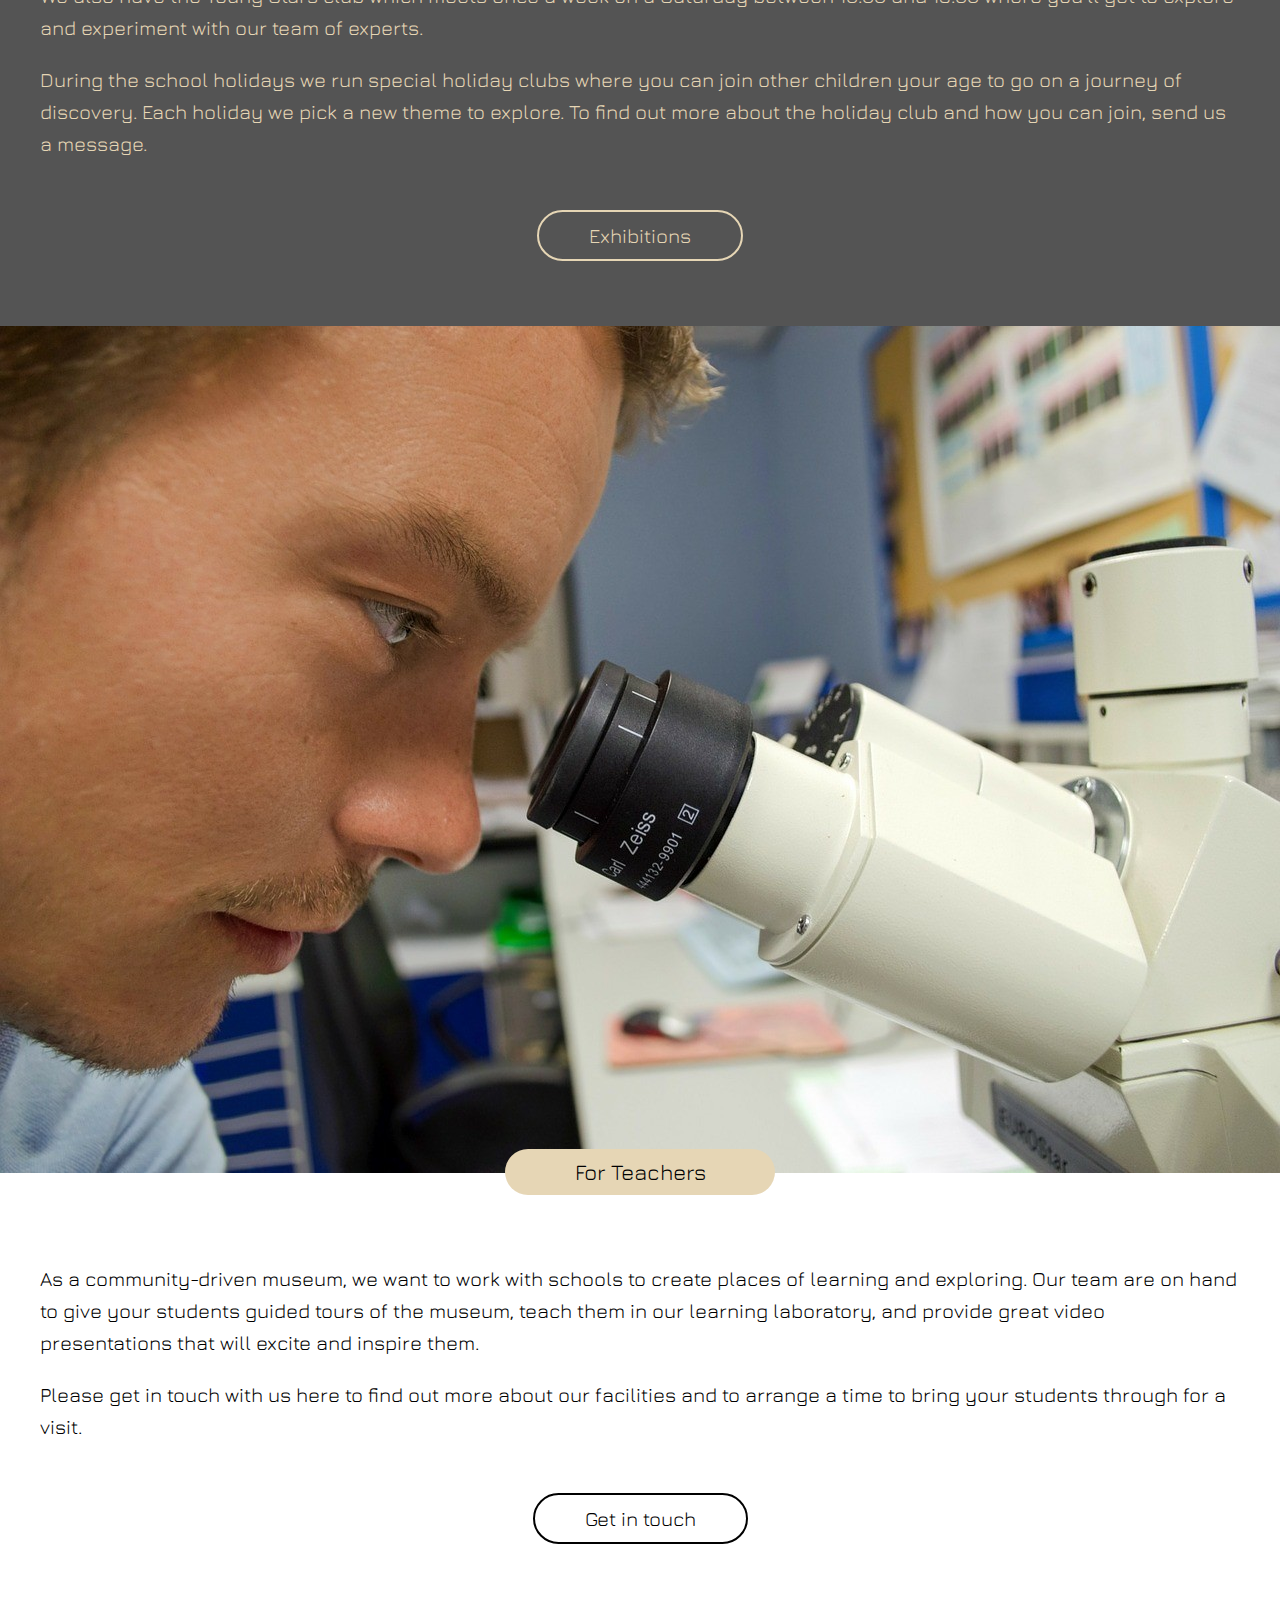
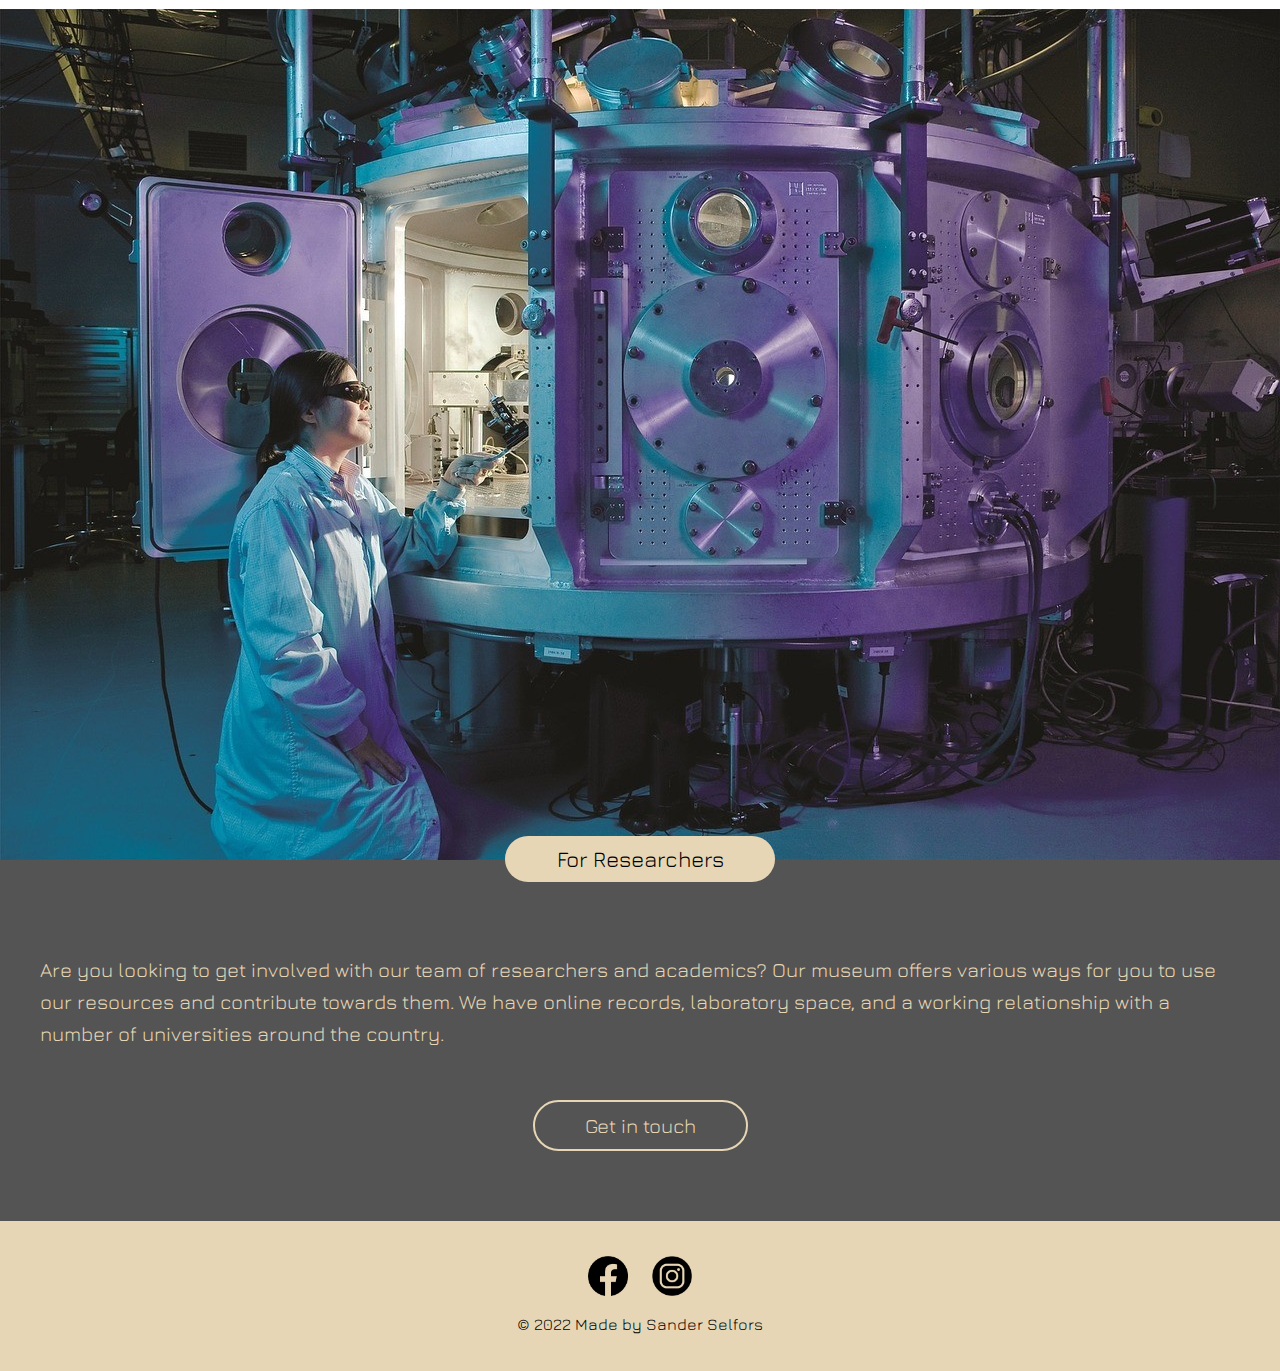
<file: explore.html>
<!DOCTYPE html>
<html lang="en">
  <head>
    <meta charset="UTF-8" />
    <meta http-equiv="X-UA-Compatible" content="IE=edge" />
    <meta name="viewport" content="width=device-width, initial-scale=1.0" />
    <meta name="description" content="This is the explorepage" />
    <title>Homepage</title>
    <link rel="stylesheet" href="./css/explore.css" />
    <link rel="preconnect" href="https://fonts.googleapis.com" />
    <link rel="preconnect" href="https://fonts.gstatic.com" crossorigin />
    <link
      href="https://fonts.googleapis.com/css2?family=Jura:wght@300;400;500;600;700&display=swap"
      rel="stylesheet"
    />
  </head>
  <body>
    <header>
      <nav class="navbar">
        <div class="navheader">
          <a href="index.html" class="nav-header1">Science</a>
          <a href="index.html" class="nav-header2">Museum</a>
        </div>

        <ul class="nav-menu">
          <li class="nav-item">
            <a href="index.html" class="homebutton">Home</a>
          </li>
          <li class="nav-item">
            <a href="explore.html" class="explorebutton">Explore</a>
          </li>
          <li class="nav-item">
            <a href="exhibitions.html" class="exhibitionbutton">Exhibitions</a>
          </li>
          <li class="nav-item">
            <a href="events.html" class="eventsbutton">Events</a>
          </li>
          <li class="nav-item">
            <a href="visit.html" class="visitbutton">Visit</a>
          </li>
          <li class="nav-item">
            <a href="contact.html" class="contactbutton">Contact</a>
          </li>
          <li class="nav-item">
            <a href="blog.html" class="blogbutton">Blog</a>
          </li>
        </ul>
        <div class="hamburger">
          <span class="bar"></span>
          <span class="bar"></span>
          <span class="bar"></span>
        </div>
      </nav>
    </header>

    <main>
      <div class="headerpiccontainer">
        <img src="/images/celso-405219.jpg" alt="headerpic" class="headerpic" />
      </div>
      <section class="kidssection">
        <img
          src="/images/learn-2405206_1920.jpg"
          alt="kidspic"
          class="kidspic"
        />
        <div class="kidsheader">
          <h1>For Kids</h1>
        </div>
        <section class="textsection1">
          <div class="kidstext">
            <p>
              Are you a young person looking to learn more about science? Come
              on down to our museum, there’s plenty to see and do.
            </p>
            <p>
              You can learn about Newtonian physics from our bumper swing, or
              why not travel back in time and meet our resident Woolly Mammoth?
              Our exhibits are designed to be accessible for interested minds,
              so make sure you come ready to learn and explore.
            </p>
            <p>
              We also have the Young Stars club which meets once a week on a
              Saturday between 10:00 and 13:00 where you’ll get to explore and
              experiment with our team of experts.
            </p>
            <p>
              During the school holidays we run special holiday clubs where you
              can join other children your age to go on a journey of discovery.
              Each holiday we pick a new theme to explore. To find out more
              about the holiday club and how you can join, send us a message.
            </p>
          </div>
        </section>
        <div class="activebuttons">
          <a href="exhibitions.html" class="kidsbutton">Exhibitions</a>
        </div>
      </section>

      <section class="teachersection">
        <img
          src="/images/people-219985_1280.jpg"
          alt="teacherpic"
          class="teacherpic"
        />
        <div class="teacherheader">
          <h2>For Teachers</h2>
        </div>
        <section class="textsection2">
          <div class="teachertext">
            <p>
              As a community-driven museum, we want to work with schools to
              create places of learning and exploring. Our team are on hand to
              give your students guided tours of the museum, teach them in our
              learning laboratory, and provide great video presentations that
              will excite and inspire them.
            </p>
            <p>
              Please get in touch with us here to find out more about our
              facilities and to arrange a time to bring your students through
              for a visit.
            </p>
          </div>
        </section>
        <div class="activebuttons">
          <a href="contact.html" class="teacherbutton">Get in touch</a>
        </div>
      </section>

      <section class="researchersection">
        <img
          src="/images/scientific-2040795_1280.jpg"
          alt="researcherpic"
          class="researcherpic"
        />
        <div class="researcherheader">
          <h3>For Researchers</h3>
        </div>
        <section class="textsection3">
          <div class="researchertext">
            <p>
              Are you looking to get involved with our team of researchers and
              academics? Our museum offers various ways for you to use our
              resources and contribute towards them. We have online records,
              laboratory space, and a working relationship with a number of
              universities around the country.
            </p>
          </div>
        </section>
        <div class="activebuttons">
          <a href="contact.html" class="researcherbutton">Get in touch</a>
        </div>
      </section>
    </main>
    <footer>
      <div class="socialicons">
        <div class="facebookicon">
          <img
            src="/images/facebook-pngrepo-com.png"
            class="facebook"
            alt="facebook"
          />
        </div>

        <div class="instagramicon">
          <img
            src="/images/instagram-social-media-pngrepo-com.png"
            class="instagram"
            alt="instagram"
          />
        </div>
      </div>

      <div class="copyright">
        <p>© 2022 Made by Sander Selfors</p>
      </div>
    </footer>
    <script src="/JS/script.js"></script>
  </body>
</html>
</file>
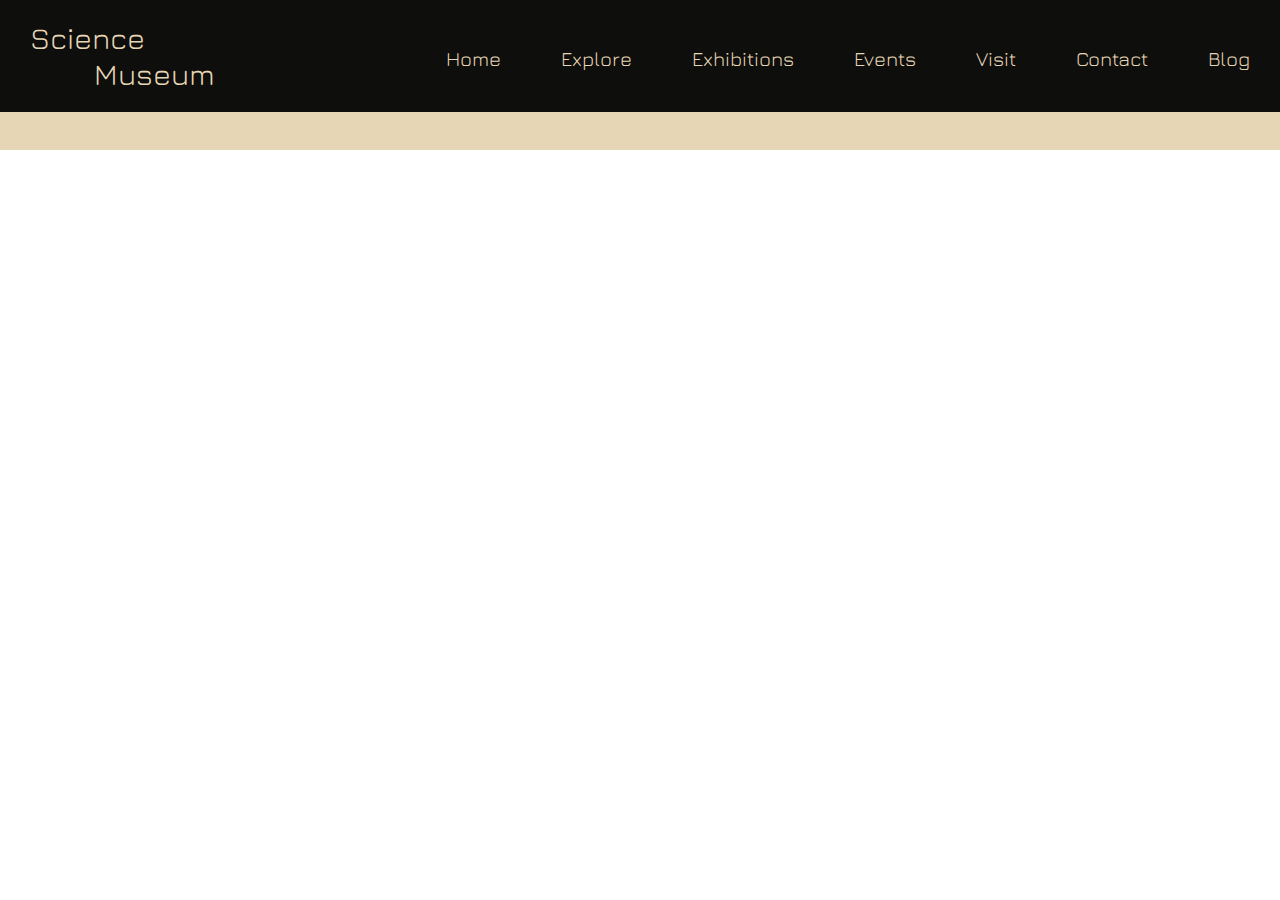
<file: post.html>
<!DOCTYPE html>
<html lang="en">
  <head>
    <meta charset="UTF-8" />
    <meta http-equiv="X-UA-Compatible" content="IE=edge" />
    <meta name="viewport" content="width=device-width, initial-scale=1.0" />
    <meta name="description" content="This is the blog" />
    <title>My Blog Posts</title>
    <link rel="stylesheet" href="./css/post.css" />
    <link rel="preconnect" href="https://fonts.googleapis.com" />
    <link rel="preconnect" href="https://fonts.gstatic.com" crossorigin />
    <link
      href="https://fonts.googleapis.com/css2?family=Jura:wght@300;400;500;600;700&display=swap"
      rel="stylesheet"
    />
  </head>

  <body>
    <header>
      <nav class="navbar">
        <div class="navheader">
          <a href="index.html" class="nav-header1">Science</a>
          <a href="index.html" class="nav-header2">Museum</a>
        </div>

        <ul class="nav-menu">
          <li class="nav-item">
            <a href="index.html" class="homebutton">Home</a>
          </li>
          <li class="nav-item">
            <a href="explore.html" class="explorebutton">Explore</a>
          </li>
          <li class="nav-item">
            <a href="exhibitions.html" class="exhibitionbutton">Exhibitions</a>
          </li>
          <li class="nav-item">
            <a href="events.html" class="eventsbutton">Events</a>
          </li>
          <li class="nav-item">
            <a href="visit.html" class="visitbutton">Visit</a>
          </li>
          <li class="nav-item">
            <a href="contact.html" class="contactbutton">Contact</a>
          </li>
          <li class="nav-item">
            <a href="blog.html" class="blogbutton">Blog</a>
          </li>
        </ul>
        <div class="hamburger">
          <span class="bar"></span>
          <span class="bar"></span>
          <span class="bar"></span>
        </div>
      </nav>
    </header>
    <main>
      <div id="post" class="post"></div>
    </main>

    <footer>
      <div class="socialicons">
        <div class="facebookicon">
          <img
            src="/images/facebook-pngrepo-com.png"
            class="facebook"
            alt="facebook"
          />
        </div>

        <div class="instagramicon">
          <img
            src="/images/instagram-social-media-pngrepo-com.png"
            class="instagram"
            alt="instagram"
          />
        </div>
      </div>

      <div class="copyright">
        <p>© 2022 Made by Sander Selfors</p>
      </div>
    </footer>
    <script src="/JS/script.js"></script>
    <script src="/JS/blogpost.js"></script>
  </body>
</html>
</file>
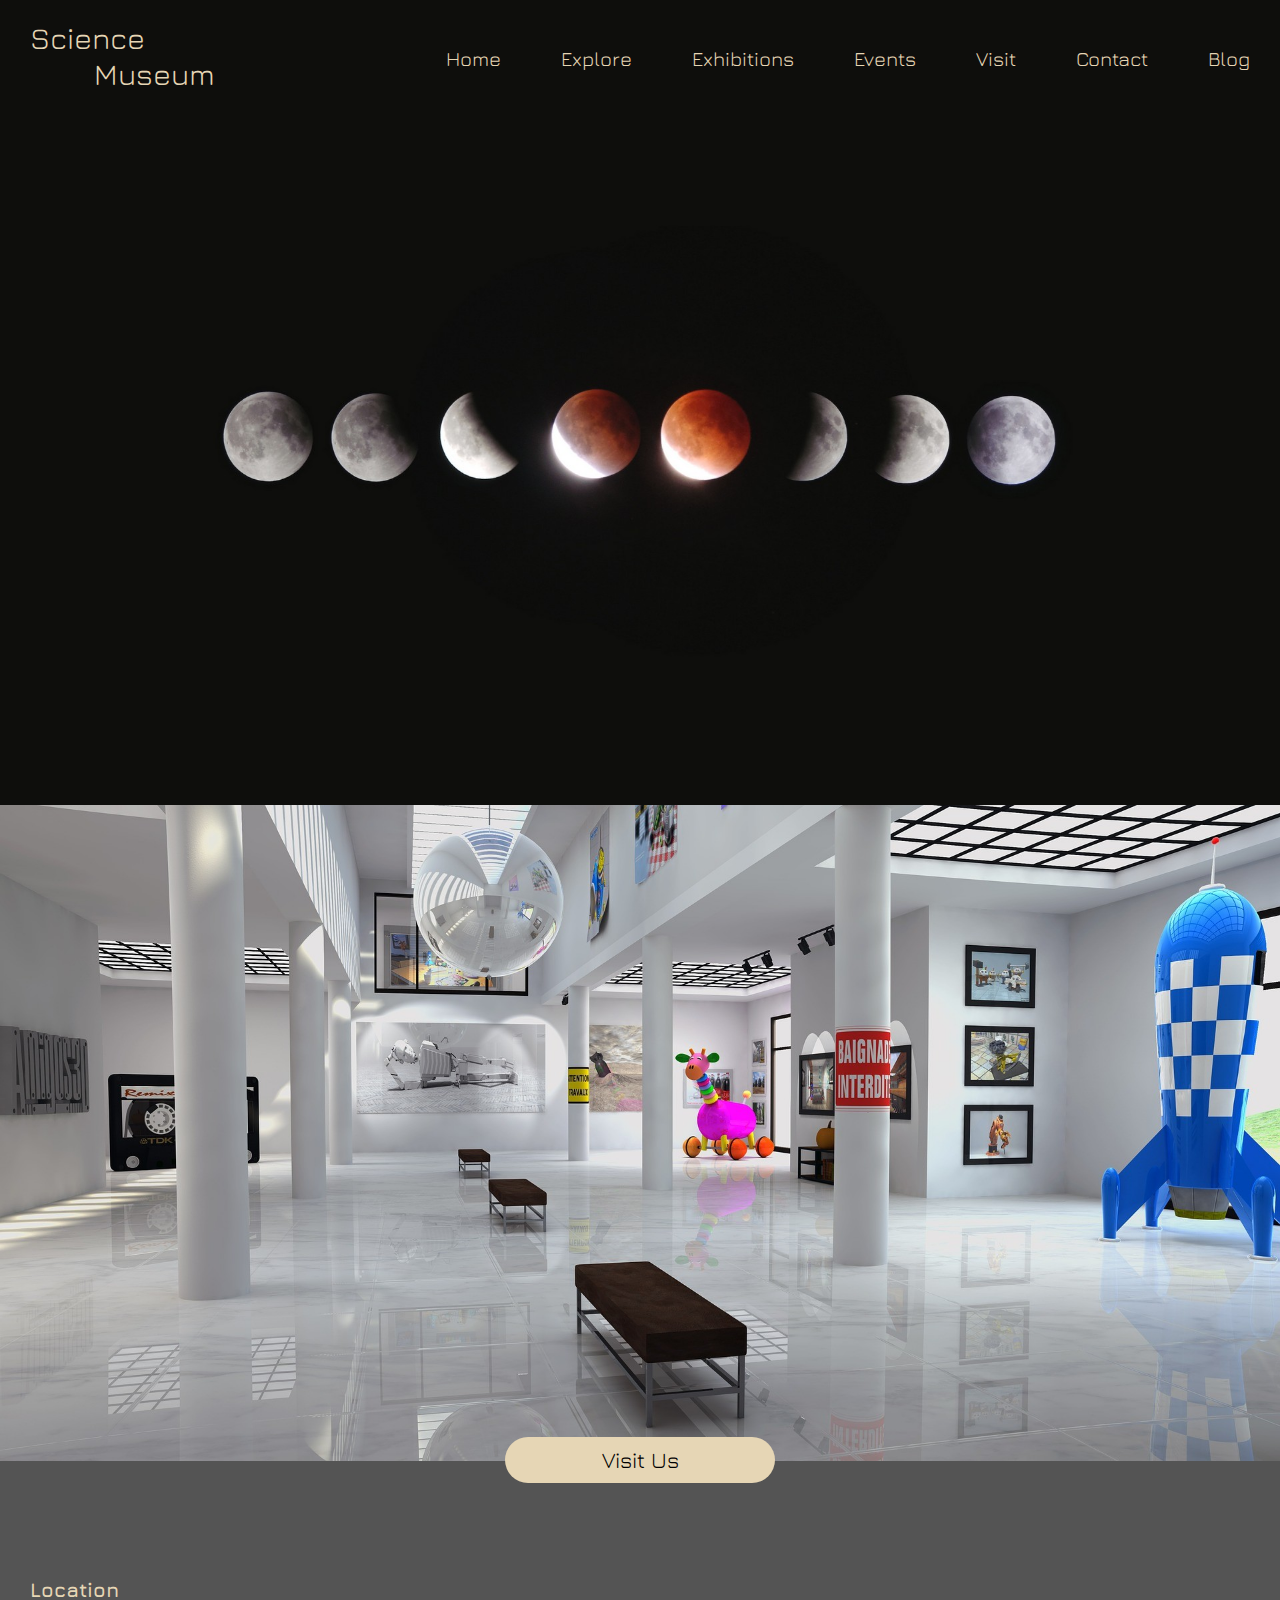
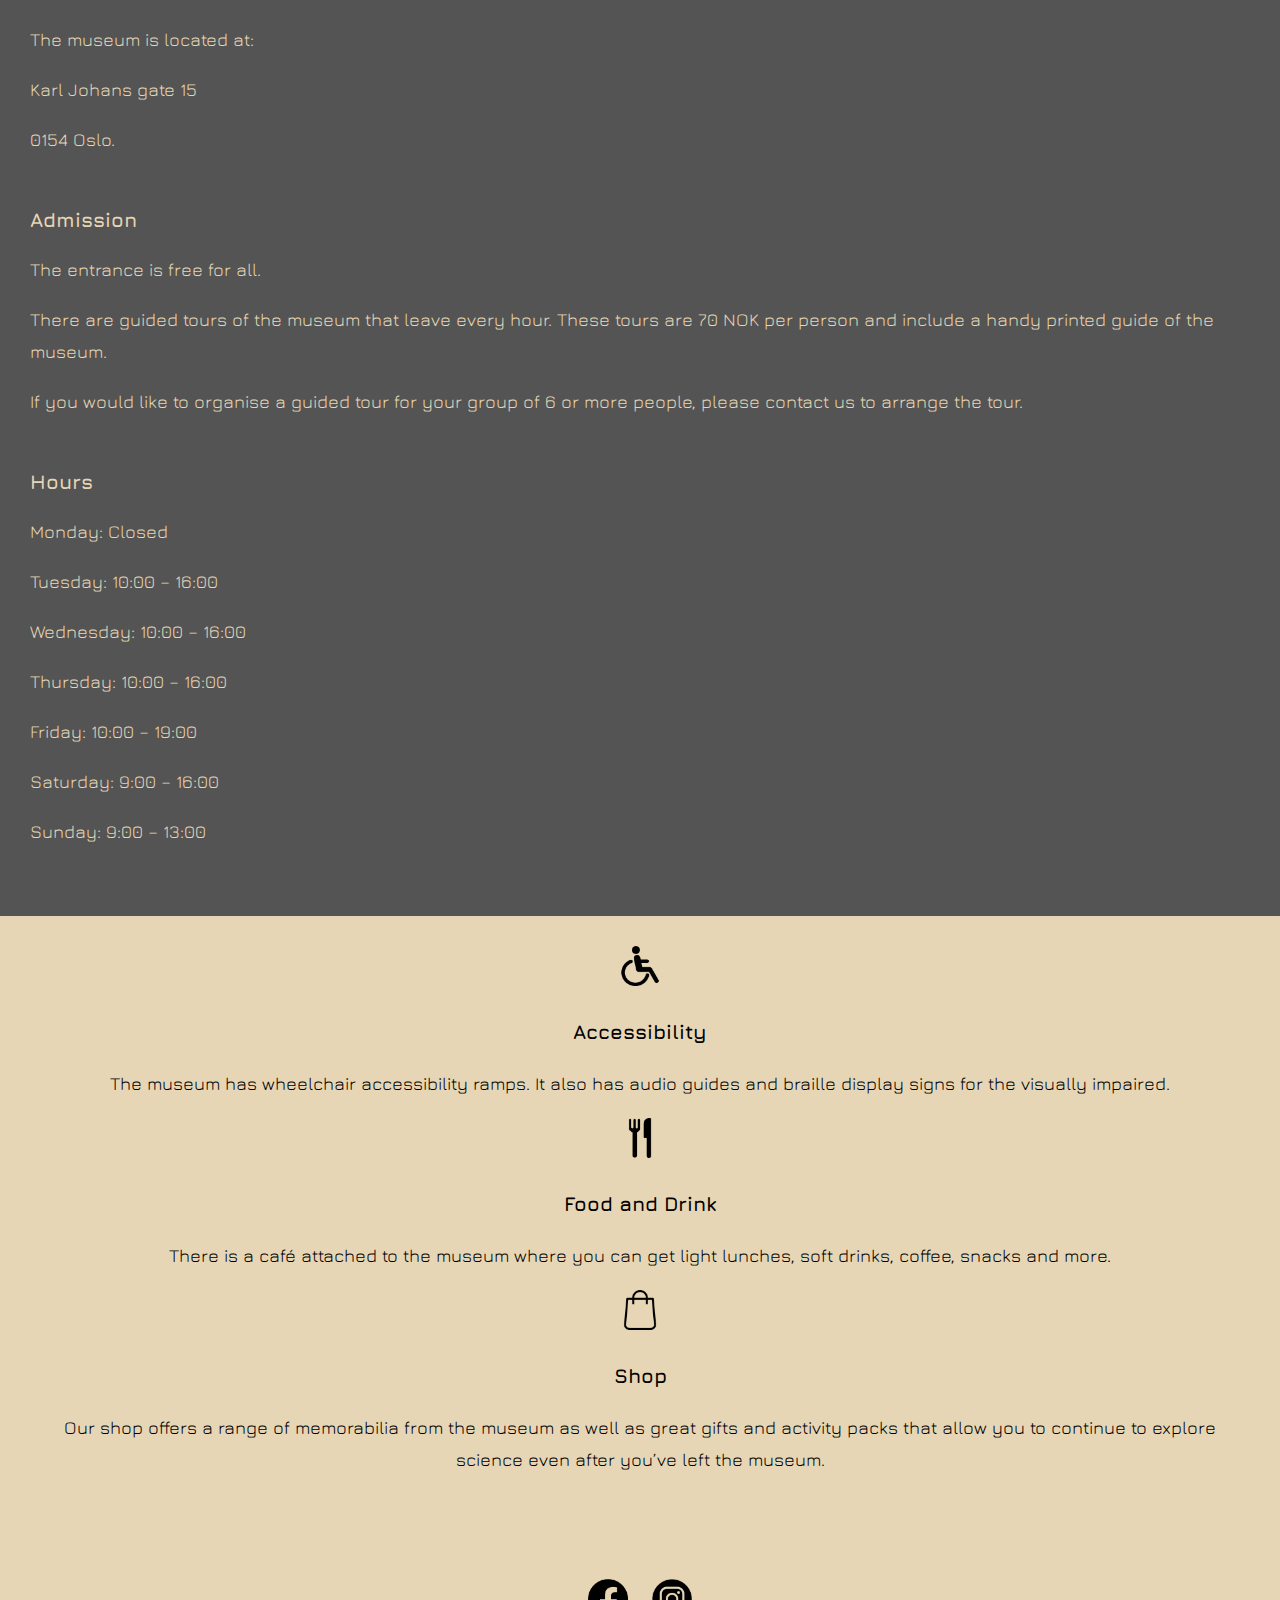
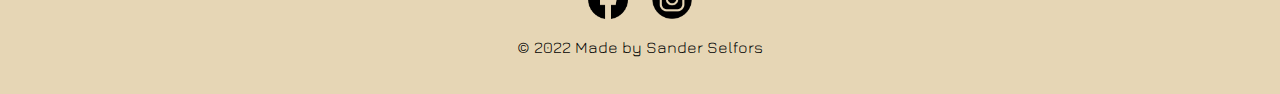
<file: visit.html>
<!DOCTYPE html>
<html lang="en">
  <head>
    <meta charset="UTF-8" />
    <meta http-equiv="X-UA-Compatible" content="IE=edge" />
    <meta name="viewport" content="width=device-width, initial-scale=1.0" />
    <meta name="description" content="This is the visitpage" />
    <title>Homepage</title>
    <link rel="stylesheet" href="./css/visit.css" />
    <link rel="preconnect" href="https://fonts.googleapis.com" />
    <link rel="preconnect" href="https://fonts.gstatic.com" crossorigin />
    <link
      href="https://fonts.googleapis.com/css2?family=Jura:wght@300;400;500;600;700&display=swap"
      rel="stylesheet"
    />
  </head>
  <body>
    <header>
      <nav class="navbar">
        <div class="navheader">
          <a href="index.html" class="nav-header1">Science</a>
          <a href="index.html" class="nav-header2">Museum</a>
        </div>

        <ul class="nav-menu">
          <li class="nav-item">
            <a href="index.html" class="homebutton">Home</a>
          </li>
          <li class="nav-item">
            <a href="explore.html" class="explorebutton">Explore</a>
          </li>
          <li class="nav-item">
            <a href="exhibitions.html" class="exhibitionbutton">Exhibitions</a>
          </li>
          <li class="nav-item">
            <a href="events.html" class="eventsbutton">Events</a>
          </li>
          <li class="nav-item">
            <a href="visit.html" class="visitbutton">Visit</a>
          </li>
          <li class="nav-item">
            <a href="contact.html" class="contactbutton">Contact</a>
          </li>
          <li class="nav-item">
            <a href="blog.html" class="blogbutton">Blog</a>
          </li>
        </ul>
        <div class="hamburger">
          <span class="bar"></span>
          <span class="bar"></span>
          <span class="bar"></span>
        </div>
      </nav>
    </header>

    <main>
      <div class="headerpiccontainer">
        <img src="/images/celso-405219.jpg" alt="headerpic" class="headerpic" />
      </div>
      <section class="locationsection">
        <img
          src="/images/exhibition-1863344_1920.jpg"
          alt="museumpic"
          class="visitpic"
        />
        <div class="visitheader">
          <h1>Visit Us</h1>
        </div>

        <div class="section1text">
          <h2>Location</h2>
          <p>The museum is located at:</p>
          <p>Karl Johans gate 15</p>
          <p>0154 Oslo.</p>
          <h2>Admission</h2>
          <p>The entrance is free for all.</p>
          <p>
            There are guided tours of the museum that leave every hour. These
            tours are 70 NOK per person and include a handy printed guide of the
            museum.
          </p>
          <p>
            If you would like to organise a guided tour for your group of 6 or
            more people, please contact us to arrange the tour.
          </p>
          <h2>Hours</h2>
          <p>Monday: Closed</p>
          <p>Tuesday: 10:00 – 16:00</p>
          <p>Wednesday: 10:00 – 16:00</p>
          <p>Thursday: 10:00 – 16:00</p>
          <p>Friday: 10:00 – 19:00</p>
          <p>Saturday: 9:00 – 16:00</p>
          <p>Sunday: 9:00 – 13:00</p>
        </div>
      </section>

      <section class="accessibilitysection">
        <div class="section2text">
          <img
            src="/images/wheelchair-pngrepo-com.png"
            alt="wheelchairsymbol"
            class="wheelchair"
          />
          <h3>Accessibility</h3>
          <p>
            The museum has wheelchair accessibility ramps. It also has audio
            guides and braille display signs for the visually impaired.
          </p>
          <img
            src="/images/restaurant-interface-symbol-of-fork-and-knife-couple-pngrepo-com.png"
            alt="foodsymbol"
            class="foodsymbol"
          />
          <h3>Food and Drink</h3>
          <p>
            There is a café attached to the museum where you can get light
            lunches, soft drinks, coffee, snacks and more.
          </p>
          <img
            src="/images/shopping-bag-pngrepo-com.png"
            alt="shoppingbag"
            class="shoppingbag"
          />
          <h3>Shop</h3>
          <p>
            Our shop offers a range of memorabilia from the museum as well as
            great gifts and activity packs that allow you to continue to explore
            science even after you’ve left the museum.
          </p>
        </div>
      </section>
    </main>
    <footer>
      <div class="socialicons">
        <div class="facebookicon">
          <img
            src="/images/facebook-pngrepo-com.png"
            class="facebook"
            alt="facebook"
          />
        </div>

        <div class="instagramicon">
          <img
            src="/images/instagram-social-media-pngrepo-com.png"
            class="instagram"
            alt="instagram"
          />
        </div>
      </div>

      <div class="copyright">
        <p>© 2022 Made by Sander Selfors</p>
      </div>
    </footer>
    <script src="/JS/script.js"></script>
  </body>
</html>
</file>
<file: css/homepage.css>
body{
    font-family: 'Jura', sans-serif;
}
header{
    width: 100%;
    height: 100%;
    background-image: url(/images/brett-ritchie-1vKTnwLMdqs-unspla.jpg);
    background-size: cover;
    background-repeat: no-repeat;
    background-position: center;
    float: left;
}
h1{
    color: #E6D6B5;
    font-size: 50px; 
    font-weight: normal;
    max-width: 50px;
    margin: 0;
    padding-top: 30px;
    padding-left: 40px;
    
    
}
nav ul{
    color: #E6D6B5;
    list-style-type: none;
    float: right;
    padding-top: 260px;
    padding-right: 40px;
    font-size: 25px;
    line-height: 4.5rem;

}
nav ul a{
    text-decoration: none;
    color: #E6D6B5;
  }
  .explorebutton{
    background-color: none;
    border-radius: 30px;
    border: 3px solid #E6D6B5;
    padding-left: 70px;
    padding-right: 70px;
    padding-top: 12px;
    padding-bottom: 12px;

  }
  .explorebutton:hover{
    background-color: #E6D6B5;
    color: black;
    transition: 300ms;
  }
  .exhibitionbutton{
    background-color: none;
    border-radius: 30px;
    border: 3px solid #E6D6B5;
    padding-left: 50px;
    padding-right: 50px;
    padding-top: 12px;
    padding-bottom: 12px;

  }
  .exhibitionbutton:hover{
    background-color: #E6D6B5;
    color: black;
    transition: 300ms;
  }
  .visitbutton{
    background-color: none;
    border-radius: 30px;
    border: 3px solid #E6D6B5;
    padding-left: 70px;
    padding-right: 70px;
    padding-top: 12px;
    padding-bottom: 12px;

  }
  .visitbutton:hover{
    background-color: #E6D6B5;
    color: black;
    transition: 300ms;
  }
html, body{
    min-height: 100%;
    min-width: 100%;
    margin: 0;
    padding: 0;
    background-color: black;
}
main{
    background-color: black;
    width: 100%;
    height: 100%;
    display: flex;
    justify-content: center;
}
.abouttext{
    color: #E6D6B5;
    font-size: 20px;
    font-weight: normal;
    padding: 30px;
    line-height: 2rem;
    max-width: 1200px;
}
footer{
    width: 100%;
    background-color: #E6D6B5;
    height: 150px;
}
.socialicons{
    display: flex;
    flex-direction: row;
    gap: 1.5rem;
    justify-content: center;
    padding-top: 35px;
}
.facebook{
    width: 40px;
    }
.instagram{
    width: 40px;
}
.copyright{
    display: flex;
    justify-content: center;
}
</file>
<file: css/blog.css>
body{
    font-family: 'Jura', sans-serif;
}

.headerpic{
    width: 100%;
    margin-top: 60px;
}

.navbar{
    display: flex;
    position: fixed;
    width: 100%;
    background-color: #0E0E0C;
    min-height: 70px;
    justify-content: space-between;
    align-items: center;
    color: #E6D6B5;
    list-style-type: none;
    font-size: 25px;
    margin-top: -21.5px;

}
.nav-menu{
    display: flex;
    justify-content: space-between;
    align-items: center;
    padding-right: 30px;
    gap: 60px;

}
li{
    list-style: none;
}
a{
    text-decoration: none;
    color: #E6D6B5;
    font-size: 20px;
  }

  .navheader{
    max-width: 50px;
    padding-top: 20px;
    padding-bottom: 20px;
    padding-left: 30px;
  }
  .nav-header1{
    font-size: 30px;

  }
  .nav-header2{
    font-size: 30px;
    padding-left: 64px;
  }

  .hamburger{
    display: none;
    cursor: pointer;
}


.bar{
    display: block;
    width: 25px;
    height: 3px;
    margin: 5px auto;
    -webkit-transition: all 0.3s ease-in-out;
    transition: all 0.3s ease-in-out;
    background-color: #E6D6B5;
}

@media(max-width:1100px){
    .hamburger{
        display: block;
        padding-right: 50px;
    }
    .hamburger.active .bar:nth-child(2){
        opacity: 0;
    }
    .hamburger.active .bar:nth-child(1){
        transform: translateY(8px) rotate(45deg);
    }
    .hamburger.active .bar:nth-child(3){
        transform: translateY(-8px) rotate(-45deg);
    }
    .nav-menu{
        position: fixed;
        left: -150%;
        top: 70px;
        gap: 0;
        flex-direction: column;
        background-color: #0E0E0C;
        width: 100%;
        text-align: center;
        transition: 0.3s;
        
    }
    .nav-item{
        padding: 15px;
        padding-right: 100px;
    }
    .nav-menu.active{
        left: 0%;
        padding-top: 30px;
        padding-bottom: 30px;
    }

}
  
  .homebutton:hover{
    background-color: #E6D6B5;
    color: black;
    padding-top: 2px;
    padding-bottom: 2px;
    padding-left: 10px;
    padding-right: 10px;
    border-radius: 20px;
    transition: 300ms;
  }
  .explorebutton:hover{
    background-color: #E6D6B5;
    color: black;
    padding-top: 2px;
    padding-bottom: 2px;
    padding-left: 10px;
    padding-right: 10px;
    border-radius: 20px;
    transition: 300ms;
  }
  
  .exhibitionbutton:hover{
    background-color: #E6D6B5;
    color: black;
    padding-top: 2px;
    padding-bottom: 2px;
    padding-left: 10px;
    padding-right: 10px;
    border-radius: 20px;
    transition: 300ms;
  }
  
  .visitbutton:hover{
    background-color: #E6D6B5;
    color: black;
    padding-top: 2px;
    padding-bottom: 2px;
    padding-left: 10px;
    padding-right: 10px;
    border-radius: 20px;
    transition: 300ms;
  }
  .eventsbutton:hover{
    background-color: #E6D6B5;
    color: black;
    padding-top: 2px;
    padding-bottom: 2px;
    padding-left: 10px;
    padding-right: 10px;
    border-radius: 20px;
    transition: 300ms;
  }

  .contactbutton:hover{
    background-color: #E6D6B5;
    color: black;
    padding-top: 2px;
    padding-bottom: 2px;
    padding-left: 10px;
    padding-right: 10px;
    border-radius: 20px;
    transition: 300ms;
  }
  .blogbutton:hover{
    background-color: #E6D6B5;
    color: black;
    padding-top: 2px;
    padding-bottom: 2px;
    padding-left: 10px;
    padding-right: 10px;
    border-radius: 20px;
    transition: 300ms;
  }

html, body{
    min-height: 100%;
    min-width: 100%;
    margin: 0;
    padding: 0;
}
main{
    background-color: white;
    width: 100%;
    height: 100%;
}
  
  

  h1 {
    text-align: center;
    padding-top: 130px;
    padding-bottom: 40px;
    font-size: 25px;
    background-color: #E6D6B5;
  }
  
  #posts {
    display: flex;
    flex-wrap: wrap;
    justify-content: center;
    padding-top: 100px;
    padding-bottom: 100px;
  }
  
  .post {
    margin: 20px;
    border: 2px solid #E6D6B5;
    padding: 10px;
    max-width: 300px;
    width: 100%;
    text-align: center;
    cursor: pointer;
    border-radius: 20px;
  }

  .post:hover {
    color: #E6D6B5;
    background-color: #545454;
    border-color: #545454;
    transition: 300ms;
  }
  

footer{
    width: 100%;
    background-color: #E6D6B5;
    height: 150px;
}
.socialicons{
    display: flex;
    flex-direction: row;
    gap: 1.5rem;
    justify-content: center;
    padding-top: 35px;
}
.facebook{
    width: 40px;
    }
.instagram{
    width: 40px;
}
.copyright{
    display: flex;
    justify-content: center;
}
</file>
<file: css/contact.css>
body{
    font-family: 'Jura', sans-serif;
}
.headerpic{
  width: 100%;
  margin-top: 60px;
}

.navbar{
  display: flex;
  position: fixed;
  width: 100%;
  background-color: #0E0E0C;
  min-height: 70px;
  justify-content: space-between;
  align-items: center;;
  color: #E6D6B5;
  list-style-type: none;
  font-size: 25px;

}
.nav-menu{
  display: flex;
  justify-content: space-between;
  align-items: center;
  padding-right: 30px;
  gap: 60px;

}
li{
  list-style: none;
}
a{
  text-decoration: none;
  color: #E6D6B5;
  font-size: 20px;
}

.navheader{
  max-width: 50px;
  padding-top: 20px;
  padding-bottom: 20px;
  padding-left: 30px;
}
.nav-header1{
  font-size: 30px;

}
.nav-header2{
  font-size: 30px;
  padding-left: 64px;
}

.hamburger{
  display: none;
  cursor: pointer;
}


.bar{
  display: block;
  width: 25px;
  height: 3px;
  margin: 5px auto;
  -webkit-transition: all 0.3s ease-in-out;
  transition: all 0.3s ease-in-out;
  background-color: #E6D6B5;
}

@media(max-width:1100px){
  .hamburger{
      display: block;
      padding-right: 50px;
  }
  .hamburger.active .bar:nth-child(2){
      opacity: 0;
  }
  .hamburger.active .bar:nth-child(1){
      transform: translateY(8px) rotate(45deg);
  }
  .hamburger.active .bar:nth-child(3){
      transform: translateY(-8px) rotate(-45deg);
  }
  .nav-menu{
      position: fixed;
      left: -150%;
      top: 70px;
      gap: 0;
      flex-direction: column;
      background-color: #0E0E0C;
      width: 100%;
      text-align: center;
      transition: 0.3s;
      
  }
  .nav-item{
      padding: 15px;
      padding-right: 100px;
  }
  .nav-menu.active{
      left: 0%;
      padding-top: 30px;
      padding-bottom: 30px;
  }

}
  
  .homebutton:hover{
    background-color: #E6D6B5;
    color: black;
    padding-top: 2px;
    padding-bottom: 2px;
    padding-left: 10px;
    padding-right: 10px;
    border-radius: 20px;
    transition: 300ms;
  }
  
  .explorebutton:hover{
    background-color: #E6D6B5;
    color: black;
    padding-top: 2px;
    padding-bottom: 2px;
    padding-left: 10px;
    padding-right: 10px;
    border-radius: 20px;
    transition: 300ms;
  }
  
  .exhibitionbutton:hover{
    background-color: #E6D6B5;
    color: black;
    padding-top: 2px;
    padding-bottom: 2px;
    padding-left: 10px;
    padding-right: 10px;
    border-radius: 20px;
    transition: 300ms;
  }
  
  .visitbutton:hover{
    background-color: #E6D6B5;
    color: black;
    padding-top: 2px;
    padding-bottom: 2px;
    padding-left: 10px;
    padding-right: 10px;
    border-radius: 20px;
    transition: 300ms;
  }
  .eventsbutton:hover{
    background-color: #E6D6B5;
    color: black;
    padding-top: 2px;
    padding-bottom: 2px;
    padding-left: 10px;
    padding-right: 10px;
    border-radius: 20px;
    transition: 300ms;
  }

  .contactbutton:hover{
    background-color: #E6D6B5;
    color: black;
    padding-top: 2px;
    padding-bottom: 2px;
    padding-left: 10px;
    padding-right: 10px;
    border-radius: 20px;
    transition: 300ms;
  }
  .blogbutton:hover{
    background-color: #E6D6B5;
    color: black;
    padding-top: 2px;
    padding-bottom: 2px;
    padding-left: 10px;
    padding-right: 10px;
    border-radius: 20px;
    transition: 300ms;
  }
html, body{
    min-height: 100%;
    min-width: 100%;
    margin: 0;
    padding: 0;
}
main{
    background-color: #545454;
    width: 100%;
    height: 100%;
}

.getinvolvedsection{
    background-color: #E6D6B5;
    padding: 30px;
    justify-content: center;
    display: flex;
}

.getinvolvedtext{
    font-size: 18px;
    line-height: 2rem;
    font-weight: normal;
    max-width: 1200px;
}
h2{
    display: flex;
    justify-content: center;
    font-size: 25px;
    text-decoration: underline;
}

h3{
    font-size: 20px;
    padding-top: 30px;
}

footer{
    width: 100%;
    background-color: #E6D6B5;
    height: 150px;
}
.socialicons{
    display: flex;
    flex-direction: row;
    gap: 1.5rem;
    justify-content: center;
    padding-top: 35px;
}
.facebook{
    width: 40px;
    }
.instagram{
    width: 40px;
}
.copyright{
    display: flex;
    justify-content: center;
}
</file>
<file: css/form.css>
.contactsection{
    background-color: #545454;  
    display: flex;
    justify-content: center;
    flex-direction: column;
    align-items: center;
    width: 100%;
    height: 100%;
    padding-top: 150px;
    padding-bottom: 170px;
    
}

h1{
    display: flex;
    justify-content: center;
    font-size: 25px;
    font-weight: bold;
}
.contacttext{
    color: #E6D6B5;
    font-size: 20px;
}

.contactform input {
  min-height: 34px;
  min-width: 200px;
  width: 300px;
  max-width: 800px;
  border-radius: 0.3rem;
  
}

.contactform input:is(:hover, :active) {
  border-color: rgb(60, 0, 255);
}

input.error-occurred {
  border-color: rgb(255, 0, 0);
  background-color: white;
}

input.successfull {
  border-color: #00ff04;
  background-color: white;
}

  .submitbutton {
    font-family: 'Jura', sans-serif;
    font-size: medium;
    background-color: #E6D6B5;
    color: black;
    padding: 7px;
    width: 130px;
    display: flex;
    justify-content: center;
    text-align: center;
    border: none;
    border-radius: 30px;
    cursor: pointer;
    margin-left: 82px;
    margin-top: 30px;
    text-decoration: none;
  }

  .resetbutton {
    font-family: 'Jura', sans-serif;
    font-size: medium;
    background-color: #E6D6B5;
    color: black;
    padding: 7px;
    width: 130px;
    display: flex;
    justify-content: center;
    text-align: center;
    border: none;
    border-radius: 30px;
    cursor: pointer;
    margin-left: 82px;
    margin-top: 30px;
    text-decoration: none;
  }

  .submitbutton:hover{
    color: white;
    transition-duration: 150ms;

  }

  .resetbutton:hover{
    color: rgb(255, 0, 0);
    transition-duration: 150ms;
    
  }

  .contactform label{
    display: none;
  }
</file>
<file: css/events.css>
body{
    font-family: 'Jura', sans-serif;
}
.headerpic{
    width: 100%;
    margin-top: 60px;
}

.navbar{
    display: flex;
    position: fixed;
    width: 100%;
    background-color: #0E0E0C;
    min-height: 70px;
    justify-content: space-between;
    align-items: center;;
    color: #E6D6B5;
    list-style-type: none;
    font-size: 25px;

}
.nav-menu{
    display: flex;
    justify-content: space-between;
    align-items: center;
    padding-right: 30px;
    gap: 60px;

}
li{
    list-style: none;
}
a{
    text-decoration: none;
    color: #E6D6B5;
    font-size: 20px;
  }

  .navheader{
    max-width: 50px;
    padding-top: 20px;
    padding-bottom: 20px;
    padding-left: 30px;
  }
  .nav-header1{
    font-size: 30px;

  }
  .nav-header2{
    font-size: 30px;
    padding-left: 64px;
  }

  .hamburger{
    display: none;
    cursor: pointer;
}


.bar{
    display: block;
    width: 25px;
    height: 3px;
    margin: 5px auto;
    -webkit-transition: all 0.3s ease-in-out;
    transition: all 0.3s ease-in-out;
    background-color: #E6D6B5;
}

@media(max-width:1100px){
    .hamburger{
        display: block;
        padding-right: 50px;
    }
    .hamburger.active .bar:nth-child(2){
        opacity: 0;
    }
    .hamburger.active .bar:nth-child(1){
        transform: translateY(8px) rotate(45deg);
    }
    .hamburger.active .bar:nth-child(3){
        transform: translateY(-8px) rotate(-45deg);
    }
    .nav-menu{
        position: fixed;
        left: -150%;
        top: 70px;
        gap: 0;
        flex-direction: column;
        background-color: #0E0E0C;
        width: 100%;
        text-align: center;
        transition: 0.3s;
        
    }
    .nav-item{
        padding: 15px;
        padding-right: 100px;
    }
    .nav-menu.active{
        left: 0%;
        padding-top: 30px;
        padding-bottom: 30px;
    }

}
  
  .homebutton:hover{
    background-color: #E6D6B5;
    color: black;
    padding-top: 2px;
    padding-bottom: 2px;
    padding-left: 10px;
    padding-right: 10px;
    border-radius: 20px;
    transition: 300ms;
  }
  .explorebutton:hover{
    background-color: #E6D6B5;
    color: black;
    padding-top: 2px;
    padding-bottom: 2px;
    padding-left: 10px;
    padding-right: 10px;
    border-radius: 20px;
    transition: 300ms;
  }
  
  .exhibitionbutton:hover{
    background-color: #E6D6B5;
    color: black;
    padding-top: 2px;
    padding-bottom: 2px;
    padding-left: 10px;
    padding-right: 10px;
    border-radius: 20px;
    transition: 300ms;
  }
  
  .visitbutton:hover{
    background-color: #E6D6B5;
    color: black;
    padding-top: 2px;
    padding-bottom: 2px;
    padding-left: 10px;
    padding-right: 10px;
    border-radius: 20px;
    transition: 300ms;
  }
  .eventsbutton:hover{
    background-color: #E6D6B5;
    color: black;
    padding-top: 2px;
    padding-bottom: 2px;
    padding-left: 10px;
    padding-right: 10px;
    border-radius: 20px;
    transition: 300ms;
  }

  .contactbutton:hover{
    background-color: #E6D6B5;
    color: black;
    padding-top: 2px;
    padding-bottom: 2px;
    padding-left: 10px;
    padding-right: 10px;
    border-radius: 20px;
    transition: 300ms;
  }
  .blogbutton:hover{
    background-color: #E6D6B5;
    color: black;
    padding-top: 2px;
    padding-bottom: 2px;
    padding-left: 10px;
    padding-right: 10px;
    border-radius: 20px;
    transition: 300ms;
  }
html, body{
    min-height: 100%;
    min-width: 100%;
    margin: 0;
    padding: 0;
}
main{
    background-color: white;
    width: 100%;
    height: 100%;
}
.specialevents{
    display: flex;
    align-items: center;
    flex-direction: column;
    width: 100%;
    margin-top: -50px;
    background-color: #0E0E0C;
    padding-bottom: 80px;
}
h1{
    font-size: 25px;
    font-weight: normal;
    color: #E6D6B5;
     
   }
   .arrowdown{
       width: 20px;
       height: 20px;
       border-radius: 20px;
       padding: 3px;
       background-color: #E6D6B5;
       align-content: center;
     
   }

.pic1{
    width: 320px;
    padding-top: 25px;
}

.aeronauiticssection{
    background-color: #545454;  
    display: flex;
    flex-direction: row;
    justify-content: center;
    gap: 7rem;
    padding-top: 120px;
    padding-bottom: 120px;
    flex-wrap: wrap;
    width: 100%;
    height: 100%;
    margin-top: -5px;

}
.picsection1{
display: flex;
flex-direction: column;
}

.aeronauticstext{
font-weight: normal;
font-size: 15px;
width: 290px;
line-height: 2rem;
color: #E6D6B5;
display: flex;
flex-direction: column;
} 

h2{
    font-size: 20px;
    font-weight: normal;
}

h3{
    font-size: 20px;
    font-weight: normal;
}
h4{
    font-size: 20px;
    padding-left: 20px;
    padding-right: 20px;
    font-weight: normal;
    display: flex;
    justify-content: center;
}
.pic2{
    width: 320px;
}

.nightsection{
    background-color: white;  
    display: flex;
    flex-direction: row;
    justify-content: center;
    gap: 7rem;
    padding-top: 120px;
    padding-bottom: 120px;
    flex-wrap: wrap;
    width: 100%;
    height: 100%;

}
.picsection2{
display: flex;
flex-direction: column;
}

.nighttext{
font-weight: normal;
font-size: 15px;
width: 290px;
line-height: 2rem;
color: black;
display: flex;
flex-direction: column;
} 

h5{
    font-size: 20px;
}

.pic3{
    width: 320px;
}

.energeticasection{
    background-color: #E6D6B5;  
    display: flex;
    flex-direction: column;
    justify-content: center;
    padding-top: 120px;
    padding-bottom: 120px;
    width: 100%;
    height: 100%;

}
.picsection3{
display: flex;
justify-content: center;
}
.energeticatextsection{
    display: flex;
    justify-content: center;
}
.energeticatext{
font-weight: normal;
font-size: 15px;
line-height: 2rem;
color: black;
padding-left: 30px;
padding-right: 30px;
max-width: 1200px;
} 

h6{
    font-size: 20px;
    padding-left: 20px;
    padding-right: 20px;
    display: flex;
    justify-content: center;
}


footer{
    width: 100%;
    background-color: #E6D6B5;
    height: 150px;
}
.socialicons{
    display: flex;
    flex-direction: row;
    gap: 1.5rem;
    justify-content: center;
    padding-top: 35px;
}
.facebook{
    width: 40px;
    }
.instagram{
    width: 40px;
}
.copyright{
    display: flex;
    justify-content: center;
}
</file>
<file: css/exhibitions.css>
body{
    font-family: 'Jura', sans-serif;
}

.headerpic{
    width: 100%;
    margin-top: 60px;
}



.navbar{
    display: flex;
    position: fixed;
    width: 100%;
    background-color: #0E0E0C;
    min-height: 70px;
    justify-content: space-between;
    align-items: center;;
    color: #E6D6B5;
    list-style-type: none;
    font-size: 25px;

}
.nav-menu{
    display: flex;
    justify-content: space-between;
    align-items: center;
    padding-right: 30px;
    gap: 60px;

}
li{
    list-style: none;
}
a{
    text-decoration: none;
    color: #E6D6B5;
    font-size: 20px;
  }

  .navheader{
    max-width: 50px;
    padding-top: 20px;
    padding-bottom: 20px;
    padding-left: 30px;
  }
  .nav-header1{
    font-size: 30px;

  }
  .nav-header2{
    font-size: 30px;
    padding-left: 64px;
  }

  .hamburger{
    display: none;
    cursor: pointer;
}


.bar{
    display: block;
    width: 25px;
    height: 3px;
    margin: 5px auto;
    -webkit-transition: all 0.3s ease-in-out;
    transition: all 0.3s ease-in-out;
    background-color: #E6D6B5;
}

@media(max-width:1100px){
    .hamburger{
        display: block;
        padding-right: 50px;
    }
    .hamburger.active .bar:nth-child(2){
        opacity: 0;
    }
    .hamburger.active .bar:nth-child(1){
        transform: translateY(8px) rotate(45deg);
    }
    .hamburger.active .bar:nth-child(3){
        transform: translateY(-8px) rotate(-45deg);
    }
    .nav-menu{
        position: fixed;
        left: -150%;
        top: 70px;
        gap: 0;
        flex-direction: column;
        background-color: #0E0E0C;
        width: 100%;
        text-align: center;
        transition: 0.3s;
        
    }
    .nav-item{
        padding: 15px;
        padding-right: 100px;
    }
    .nav-menu.active{
        left: 0%;
        padding-top: 30px;
        padding-bottom: 30px;
    }

}
  
  .homebutton:hover{
    background-color: #E6D6B5;
    color: black;
    padding-top: 2px;
    padding-bottom: 2px;
    padding-left: 10px;
    padding-right: 10px;
    border-radius: 20px;
    transition: 300ms;
  }
  .explorebutton:hover{
    background-color: #E6D6B5;
    color: black;
    padding-top: 2px;
    padding-bottom: 2px;
    padding-left: 10px;
    padding-right: 10px;
    border-radius: 20px;
    transition: 300ms;
  }
  
  .exhibitionbutton:hover{
    background-color: #E6D6B5;
    color: black;
    padding-top: 2px;
    padding-bottom: 2px;
    padding-left: 10px;
    padding-right: 10px;
    border-radius: 20px;
    transition: 300ms;
  }
  
  .visitbutton:hover{
    background-color: #E6D6B5;
    color: black;
    padding-top: 2px;
    padding-bottom: 2px;
    padding-left: 10px;
    padding-right: 10px;
    border-radius: 20px;
    transition: 300ms;
  }
  .eventsbutton:hover{
    background-color: #E6D6B5;
    color: black;
    padding-top: 2px;
    padding-bottom: 2px;
    padding-left: 10px;
    padding-right: 10px;
    border-radius: 20px;
    transition: 300ms;
  }

  .contactbutton:hover{
    background-color: #E6D6B5;
    color: black;
    padding-top: 2px;
    padding-bottom: 2px;
    padding-left: 10px;
    padding-right: 10px;
    border-radius: 20px;
    transition: 300ms;
  }
  .blogbutton:hover{
    background-color: #E6D6B5;
    color: black;
    padding-top: 2px;
    padding-bottom: 2px;
    padding-left: 10px;
    padding-right: 10px;
    border-radius: 20px;
    transition: 300ms;
  }
html, body{
    min-height: 100%;
    min-width: 100%;
    margin: 0;
    padding: 0;
}
main{
    background-color: white;
    width: 100%;
    height: 100%;
}


.exhibitions{
    display: flex;
    align-items: center;
    flex-direction: column;
    width: 100%;
    margin-top: -50px;
    background-color: #0E0E0C;
    padding-bottom: 80px;
}
h1{
    font-size: 25px;
    font-weight: normal;
    color: #E6D6B5;
     
   }
   .arrowdown{
       width: 20px;
       height: 20px;
       border-radius: 20px;
       padding: 3px;
       background-color: #E6D6B5;
       align-content: center;
       
   }

.pic1{
    width: 320px;
    padding-top: 115px;
}

.cosmologysection{
    background-color: #E6D6B5;  
    display: flex;
    flex-direction: row;
    justify-content: center;
    gap: 7rem;
    padding-top: 100px;
    padding-bottom: 120px;
    flex-wrap: wrap;
    width: 100%;
    height: 100%;
    margin-top: -5px;

}
.picsection1{
display: flex;
flex-direction: column;
}

.cosmologytext{
font-weight: normal;
font-size: 15px;
width: 400px;
padding-left: 20px;
padding-right: 20px;
line-height: 2rem;
color: black;
display: flex;
flex-direction: column;
} 

h2{
    font-size: 20px;
}
.pic2{
    width: 320px;
    padding-top: 160px;
    padding-bottom: 100px;
}

.biologysection{
    background-color: white;  
    display: flex;
    flex-direction: row;
    justify-content: center;
    gap: 4rem;
    padding-top: 120px;
    padding-bottom: 120px;
    flex-wrap: wrap;
    width: 100%;
    height: 100%;

}
.picsection2{
display: flex;
flex-direction: column;
}

.biologytext{
font-weight: normal;
font-size: 15px;
width: 400px;
line-height: 2rem;
padding-left: 20px;
padding-right: 20px;
color: black;
display: flex;
flex-direction: column;
} 

h3{
    font-size: 20px;
}

.pic3{
    width: 320px;
    padding-top: 150px;
    
}

.evolutionsection{
    background-color: #545454;    
    display: flex;
    flex-direction: row;
    justify-content: center;
    gap: 7rem;
    padding-top: 120px;
    padding-bottom: 120px;
    flex-wrap: wrap;
    width: 100%;
    height: 100%;

}
.picsection3{
display: flex;
flex-direction: column;
}

.evolutiontext{
font-weight: normal;
font-size: 15px;
width: 400px;
padding-left: 20px;
padding-right: 20px;
line-height: 2rem;
color: #E6D6B5;
display: flex;
flex-direction: column;
} 


.pic4{
    width: 320px;
    padding-top: 50px;
}

.aisection{
    background-color: white;  
    display: flex;
    flex-direction: row;
    justify-content: center;
    gap: 7rem;
    padding-top: 120px;
    padding-bottom: 120px;
    flex-wrap: wrap;
    width: 100%;
    height: 100%;

}
.picsection4{
display: flex;
flex-direction: column;
}

.aitext{
font-weight: normal;
font-size: 15px;
width: 400px;
padding-left: 20px;
padding-right: 20px;
line-height: 2rem;
color: black;
display: flex;
flex-direction: column;
} 


.pic5{
    width: 320px;
}

.ecologysection{
    background-color: #E6D6B5;  
    display: flex;
    flex-direction: column;
    justify-content: center;
    padding-top: 120px;
    padding-bottom: 120px;
    width: 100%;
    height: 100%;

}
.picsection5{
display: flex;
justify-content: center;
}
.ecologytextsection{
    display: flex;
    justify-content: center;
}

.ecologytext{
font-weight: normal;
font-size: 15px;
line-height: 2rem;
color: black;
padding-left: 30px;
padding-right: 30px;
max-width: 1200px;
} 

h4{
    font-size: 20px;
    padding-left: 20px;
    padding-right: 20px;
    display: flex;
    justify-content: center;
}


footer{
    width: 100%;
    background-color: #E6D6B5;
    height: 150px;
}
.socialicons{
    display: flex;
    flex-direction: row;
    gap: 1.5rem;
    justify-content: center;
    padding-top: 35px;
}
.facebook{
    width: 40px;
    }
.instagram{
    width: 40px;
}
.copyright{
    display: flex;
    justify-content: center;
}
</file>
<file: css/explore.css>
body{
    font-family: 'Jura', sans-serif;
}

.headerpic{
    width: 100%;
    margin-top: 60px;
}

.navbar{
    display: flex;
    position: fixed;
    width: 100%;
    background-color: #0E0E0C;
    min-height: 70px;
    justify-content: space-between;
    align-items: center;
    color: #E6D6B5;
    list-style-type: none;
    font-size: 25px;

}
.nav-menu{
    display: flex;
    justify-content: space-between;
    align-items: center;
    padding-right: 30px;
    gap: 60px;

}
li{
    list-style: none;
}
a{
    text-decoration: none;
    color: #E6D6B5;
    font-size: 20px;
  }

  .navheader{
    max-width: 50px;
    padding-top: 20px;
    padding-bottom: 20px;
    padding-left: 30px;
  }
  .nav-header1{
    font-size: 30px;

  }
  .nav-header2{
    font-size: 30px;
    padding-left: 64px;
  }

  .hamburger{
    display: none;
    cursor: pointer;
}


.bar{
    display: block;
    width: 25px;
    height: 3px;
    margin: 5px auto;
    -webkit-transition: all 0.3s ease-in-out;
    transition: all 0.3s ease-in-out;
    background-color: #E6D6B5;
}

@media(max-width:1100px){
    .hamburger{
        display: block;
        padding-right: 50px;
    }
    .hamburger.active .bar:nth-child(2){
        opacity: 0;
    }
    .hamburger.active .bar:nth-child(1){
        transform: translateY(8px) rotate(45deg);
    }
    .hamburger.active .bar:nth-child(3){
        transform: translateY(-8px) rotate(-45deg);
    }
    .nav-menu{
        position: fixed;
        left: -150%;
        top: 70px;
        gap: 0;
        flex-direction: column;
        background-color: #0E0E0C;
        width: 100%;
        text-align: center;
        transition: 0.3s;
        
    }
    .nav-item{
        padding: 15px;
        padding-right: 100px;
    }
    .nav-menu.active{
        left: 0%;
        padding-top: 30px;
        padding-bottom: 30px;
    }

}
  
  .homebutton:hover{
    background-color: #E6D6B5;
    color: black;
    padding-top: 2px;
    padding-bottom: 2px;
    padding-left: 10px;
    padding-right: 10px;
    border-radius: 20px;
    transition: 300ms;
  }
  .explorebutton:hover{
    background-color: #E6D6B5;
    color: black;
    padding-top: 2px;
    padding-bottom: 2px;
    padding-left: 10px;
    padding-right: 10px;
    border-radius: 20px;
    transition: 300ms;
  }
  
  .exhibitionbutton:hover{
    background-color: #E6D6B5;
    color: black;
    padding-top: 2px;
    padding-bottom: 2px;
    padding-left: 10px;
    padding-right: 10px;
    border-radius: 20px;
    transition: 300ms;
  }
  
  .visitbutton:hover{
    background-color: #E6D6B5;
    color: black;
    padding-top: 2px;
    padding-bottom: 2px;
    padding-left: 10px;
    padding-right: 10px;
    border-radius: 20px;
    transition: 300ms;
  }
  .eventsbutton:hover{
    background-color: #E6D6B5;
    color: black;
    padding-top: 2px;
    padding-bottom: 2px;
    padding-left: 10px;
    padding-right: 10px;
    border-radius: 20px;
    transition: 300ms;
  }

  .contactbutton:hover{
    background-color: #E6D6B5;
    color: black;
    padding-top: 2px;
    padding-bottom: 2px;
    padding-left: 10px;
    padding-right: 10px;
    border-radius: 20px;
    transition: 300ms;
  }
  .blogbutton:hover{
    background-color: #E6D6B5;
    color: black;
    padding-top: 2px;
    padding-bottom: 2px;
    padding-left: 10px;
    padding-right: 10px;
    border-radius: 20px;
    transition: 300ms;
  }

html, body{
    min-height: 100%;
    min-width: 100%;
    margin: 0;
    padding: 0;
}
main{
    background-color: white;
    width: 100%;
    height: 100%;
}

.kidssection{
    background-color: #545454;  
}

.textsection1{
    display: flex;
    justify-content: center;
}

.kidstext{
font-weight: normal;
font-size: 20px;
padding: 30px;
line-height: 2rem;
color: #E6D6B5;
max-width: 1200px;

} 

h1{
    border-radius: 30px;
    color: black;
    background-color: #E6D6B5;
    display: flex;
    justify-content: center;
    width: 170px;
    font-size: 22px;
    font-weight: normal;
    padding-left: 50px;
    padding-right: 50px;
    padding-top: 10px;
    padding-bottom: 10px;
    margin-top: -27px;
}
.kidsheader{
    display: flex;
    justify-content: center;
}
.kidspic{
    width: 100%;
    margin-top: -5px;
   
}

.activebuttons{
    display: flex;
    justify-content: center;
    padding-bottom: 70px;
}
.kidsbutton{
    background-color: none;
    border-radius: 30px;
    border: 2px solid #E6D6B5;
    padding-left: 50px;
    padding-right: 50px;
    padding-top: 12px;
    padding-bottom: 12px;
  
}

.kidsbutton:hover{
    background-color: #E6D6B5;
    color: black;
    transition: 300ms;
}

.teacherbutton{
    background-color: none;
    border-radius: 30px;
    border: 2px solid black;
    color: black;
    padding-left: 50px;
    padding-right: 50px;
    padding-top: 12px;
    padding-bottom: 12px;
  
}
.teacherbutton:hover{
    background-color: #E6D6B5;
    color: black;
    border: 2px solid #E6D6B5;
    transition: 300ms;
}

.researcherbutton{
    background-color: none;
    border-radius: 30px;
    border: 2px solid #E6D6B5;
    padding-left: 50px;
    padding-right: 50px;
    padding-top: 12px;
    padding-bottom: 12px;
  
}
.researcherbutton:hover{
    background-color: #E6D6B5;
    color: black;
    transition: 300ms;
}
.teachersection{
    background-color: white;  
}
.textsection2{
    display: flex;
    justify-content: center;
}
.teachertext{
font-weight: normal;
font-size: 20px;
padding: 30px;
line-height: 2rem;
color: black;
max-width: 1200px;
} 

h2{
    border-radius: 30px;
    color: black;
    background-color: #E6D6B5;
    display: flex;
    justify-content: center;
    width: 170px;
    font-size: 22px;
    font-weight: normal;
    padding-left: 50px;
    padding-right: 50px;
    padding-top: 10px;
    padding-bottom: 10px;
    margin-top: -27px;

}
.teacherheader{
    display: flex;
    justify-content: center;
}
.teacherpic{
    width: 100%;
    margin-top: -5px;
}

.researchersection{
    background-color: #545454;  
}
.textsection3{
    display: flex;
    justify-content: center;
}
.researchertext{
font-weight: normal;
font-size: 20px;
padding: 30px;
line-height: 2rem;
color: #E6D6B5;
max-width: 1200px;
} 

h3{
    border-radius: 30px;
    color: black;
    background-color: #E6D6B5;
    display: flex;
    justify-content: center;
    width: 170px;
    font-size: 22px;
    font-weight: normal;
    padding-left: 50px;
    padding-right: 50px;
    padding-top: 10px;
    padding-bottom: 10px;
    margin-top: -27px;
}
.researcherheader{
    display: flex;
    justify-content: center;
}
.researcherpic{
    width: 100%;
    margin-top: -5px;
}


footer{
    width: 100%;
    background-color: #E6D6B5;
    height: 150px;
}
.socialicons{
    display: flex;
    flex-direction: row;
    gap: 1.5rem;
    justify-content: center;
    padding-top: 35px;
}
.facebook{
    width: 40px;
    }
.instagram{
    width: 40px;
}
.copyright{
    display: flex;
    justify-content: center;
}
</file>
<file: css/post.css>
body{
    font-family: 'Jura', sans-serif;
}

.headerpic{
    width: 100%;
    margin-top: 60px;
}

.navbar{
    display: flex;
    position: fixed;
    width: 100%;
    background-color: #0E0E0C;
    min-height: 70px;
    justify-content: space-between;
    align-items: center;
    color: #E6D6B5;
    list-style-type: none;
    font-size: 25px;

}
.nav-menu{
    display: flex;
    justify-content: space-between;
    align-items: center;
    padding-right: 30px;
    gap: 60px;

}
li{
    list-style: none;
}
a{
    text-decoration: none;
    color: #E6D6B5;
    font-size: 20px;
  }

  .navheader{
    max-width: 50px;
    padding-top: 20px;
    padding-bottom: 20px;
    padding-left: 30px;
  }
  .nav-header1{
    font-size: 30px;

  }
  .nav-header2{
    font-size: 30px;
    padding-left: 64px;
  }

  .hamburger{
    display: none;
    cursor: pointer;
}


.bar{
    display: block;
    width: 25px;
    height: 3px;
    margin: 5px auto;
    -webkit-transition: all 0.3s ease-in-out;
    transition: all 0.3s ease-in-out;
    background-color: #E6D6B5;
}

@media(max-width:1100px){
    .hamburger{
        display: block;
        padding-right: 50px;
    }
    .hamburger.active .bar:nth-child(2){
        opacity: 0;
    }
    .hamburger.active .bar:nth-child(1){
        transform: translateY(8px) rotate(45deg);
    }
    .hamburger.active .bar:nth-child(3){
        transform: translateY(-8px) rotate(-45deg);
    }
    .nav-menu{
        position: fixed;
        left: -150%;
        top: 70px;
        gap: 0;
        flex-direction: column;
        background-color: #0E0E0C;
        width: 100%;
        text-align: center;
        transition: 0.3s;
        
    }
    .nav-item{
        padding: 15px;
        padding-right: 100px;
    }
    .nav-menu.active{
        left: 0%;
        padding-top: 30px;
        padding-bottom: 30px;
    }

}
  
  .homebutton:hover{
    background-color: #E6D6B5;
    color: black;
    padding-top: 2px;
    padding-bottom: 2px;
    padding-left: 10px;
    padding-right: 10px;
    border-radius: 20px;
    transition: 300ms;
  }
  .explorebutton:hover{
    background-color: #E6D6B5;
    color: black;
    padding-top: 2px;
    padding-bottom: 2px;
    padding-left: 10px;
    padding-right: 10px;
    border-radius: 20px;
    transition: 300ms;
  }
  
  .exhibitionbutton:hover{
    background-color: #E6D6B5;
    color: black;
    padding-top: 2px;
    padding-bottom: 2px;
    padding-left: 10px;
    padding-right: 10px;
    border-radius: 20px;
    transition: 300ms;
  }
  
  .visitbutton:hover{
    background-color: #E6D6B5;
    color: black;
    padding-top: 2px;
    padding-bottom: 2px;
    padding-left: 10px;
    padding-right: 10px;
    border-radius: 20px;
    transition: 300ms;
  }
  .eventsbutton:hover{
    background-color: #E6D6B5;
    color: black;
    padding-top: 2px;
    padding-bottom: 2px;
    padding-left: 10px;
    padding-right: 10px;
    border-radius: 20px;
    transition: 300ms;
  }

  .contactbutton:hover{
    background-color: #E6D6B5;
    color: black;
    padding-top: 2px;
    padding-bottom: 2px;
    padding-left: 10px;
    padding-right: 10px;
    border-radius: 20px;
    transition: 300ms;
  }
  .blogbutton:hover{
    background-color: #E6D6B5;
    color: black;
    padding-top: 2px;
    padding-bottom: 2px;
    padding-left: 10px;
    padding-right: 10px;
    border-radius: 20px;
    transition: 300ms;
  }

html, body{
    min-height: 100%;
    min-width: 100%;
    margin: 0;
    padding: 0;
}
main{
    background-color: #545454;
    width: 100%;
    height: 100%;
}


h2 {
  font-size: 25px;
  font-weight: bold;
  max-width: 600px;
  padding: 30px;
  padding-top: 150px;
}

img {
  justify-content: center;
  display: flex;
  width: 100%;
  height: 100%;
  max-width: 1000px;
  border-radius: 20px;
}

.post {
  display: flex;
  justify-content: center;
  flex-direction: column;
  align-items: center;
  color: #E6D6B5;
}

.post-content {
  font-size: 18px;
  line-height: 2rem;
  font-weight: normal;
  padding-top: 15px;
  padding-bottom: 15px;
  max-width: 1000px;
  margin: 0;
}

p{
  padding-left: 15px;
  padding-right: 15px;
}


footer{
    width: 100%;
    background-color: #E6D6B5;
    height: 150px;
    
}

.socialicons{
    display: flex;
    flex-direction: row;
    gap: 1.5rem;
    justify-content: center;
    padding-top: 35px;
}

.facebook{
    width: 40px;
    }

.instagram{
    width: 40px;
}
.copyright{
    display: flex;
    justify-content: center;
}
</file>
<file: css/visit.css>
body{
    font-family: 'Jura', sans-serif;
}
.headerpic{
    width: 100%;
    margin-top: 60px;
}

.navbar{
    display: flex;
    position: fixed;
    width: 100%;
    background-color: #0E0E0C;
    min-height: 70px;
    justify-content: space-between;
    align-items: center;;
    color: #E6D6B5;
    list-style-type: none;
    font-size: 25px;

}
.nav-menu{
    display: flex;
    justify-content: space-between;
    align-items: center;
    padding-right: 30px;
    gap: 60px;

}
li{
    list-style: none;
}
a{
    text-decoration: none;
    color: #E6D6B5;
    font-size: 20px;
  }

  .navheader{
    max-width: 50px;
    padding-top: 20px;
    padding-bottom: 20px;
    padding-left: 30px;
  }
  .nav-header1{
    font-size: 30px;

  }
  .nav-header2{
    font-size: 30px;
    padding-left: 64px;
  }

  .hamburger{
    display: none;
    cursor: pointer;
}


.bar{
    display: block;
    width: 25px;
    height: 3px;
    margin: 5px auto;
    -webkit-transition: all 0.3s ease-in-out;
    transition: all 0.3s ease-in-out;
    background-color: #E6D6B5;
}

@media(max-width:1000px){
    .hamburger{
        display: block;
        padding-right: 50px;
    }
    .hamburger.active .bar:nth-child(2){
        opacity: 0;
    }
    .hamburger.active .bar:nth-child(1){
        transform: translateY(8px) rotate(45deg);
    }
    .hamburger.active .bar:nth-child(3){
        transform: translateY(-8px) rotate(-45deg);
    }
    .nav-menu{
        position: fixed;
        left: -150%;
        top: 70px;
        gap: 0;
        flex-direction: column;
        background-color: #0E0E0C;
        width: 100%;
        text-align: center;
        transition: 0.3s;
        
    }
    .nav-item{
        padding: 15px;
        padding-right: 100px;
    }
    .nav-menu.active{
        left: 0%;
        padding-top: 30px;
        padding-bottom: 30px;
    }

}
  
  .homebutton:hover{
    background-color: #E6D6B5;
    color: black;
    padding-top: 2px;
    padding-bottom: 2px;
    padding-left: 10px;
    padding-right: 10px;
    border-radius: 20px;
    transition: 300ms;
  }
  .explorebutton:hover{
    background-color: #E6D6B5;
    color: black;
    padding-top: 2px;
    padding-bottom: 2px;
    padding-left: 10px;
    padding-right: 10px;
    border-radius: 20px;
    transition: 300ms;
  }
  
  .exhibitionbutton:hover{
    background-color: #E6D6B5;
    color: black;
    padding-top: 2px;
    padding-bottom: 2px;
    padding-left: 10px;
    padding-right: 10px;
    border-radius: 20px;
    transition: 300ms;
  }
  
  .visitbutton:hover{
    background-color: #E6D6B5;
    color: black;
    padding-top: 2px;
    padding-bottom: 2px;
    padding-left: 10px;
    padding-right: 10px;
    border-radius: 20px;
    transition: 300ms;
  }
  .eventsbutton:hover{
    background-color: #E6D6B5;
    color: black;
    padding-top: 2px;
    padding-bottom: 2px;
    padding-left: 10px;
    padding-right: 10px;
    border-radius: 20px;
    transition: 300ms;
  }

  .contactbutton:hover{
    background-color: #E6D6B5;
    color: black;
    padding-top: 2px;
    padding-bottom: 2px;
    padding-left: 10px;
    padding-right: 10px;
    border-radius: 20px;
    transition: 300ms;
  }
html, body{
    min-height: 100%;
    min-width: 100%;
    margin: 0;
    padding: 0;
}
main{
    background-color: white;
    width: 100%;
    height: 100%;
}
h1{
    border-radius: 30px;
    color: black;
    background-color: #E6D6B5;
    display: flex;
    justify-content: center;
    width: 170px;
    font-size: 22px;
    font-weight: normal;
    padding-left: 50px;
    padding-right: 50px;
    padding-top: 10px;
    padding-bottom: 10px;
    margin-top: -27px;
}
.visitheader{
    display: flex;
    justify-content: center;
}

.locationsection{
background-color: #545454; 
}

.visitpic{
    width: 100%;
    margin-top: -5px;
}

.section1text{
font-size: 18px;
line-height: 2rem;
font-weight: normal;
color: #E6D6B5;
padding: 30px;
padding-bottom: 50px;
} 


.accessibilitysection{
    background-color: #E6D6B5;
    display: flex;
    justify-content: center;
    text-align: center;
}
.wheelchair{
    width: 40px;
}
.foodsymbol{
    width: 40px;
}
.shoppingbag{
    width: 40px;
}

.section2text{
font-size: 18px;
line-height: 2rem;
font-weight: normal;
color: black;
padding: 30px;
padding-bottom: 50px;
max-width: 1200px;
}
h2{
    font-size: 20px;
    padding-top: 30px;
}
h3{
    font-size: 20px;
}

footer{
    width: 100%;
    background-color: #E6D6B5;
    height: 150px;
}
.socialicons{
    display: flex;
    flex-direction: row;
    gap: 1.5rem;
    justify-content: center;
    padding-top: 35px;
}
.facebook{
    width: 40px;
    }
.instagram{
    width: 40px;
}
.copyright{
    display: flex;
    justify-content: center;
}
</file>
